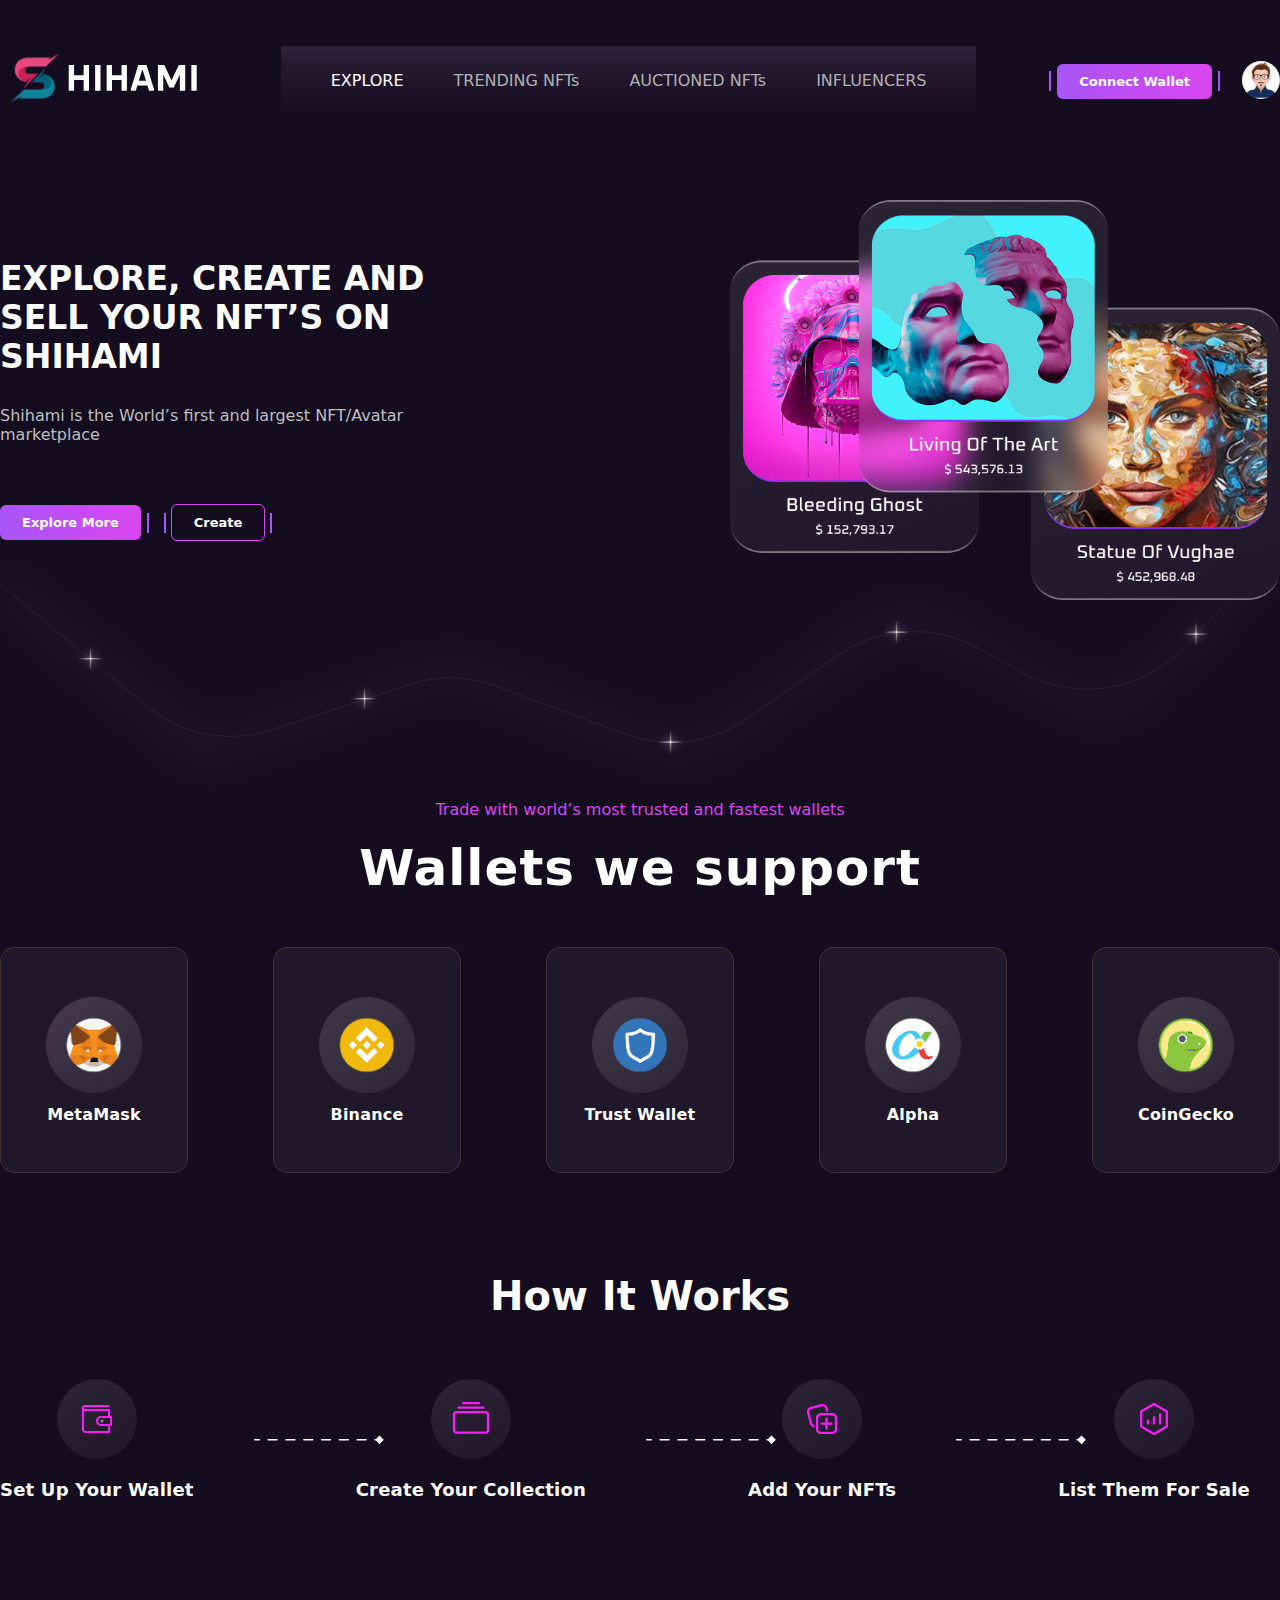
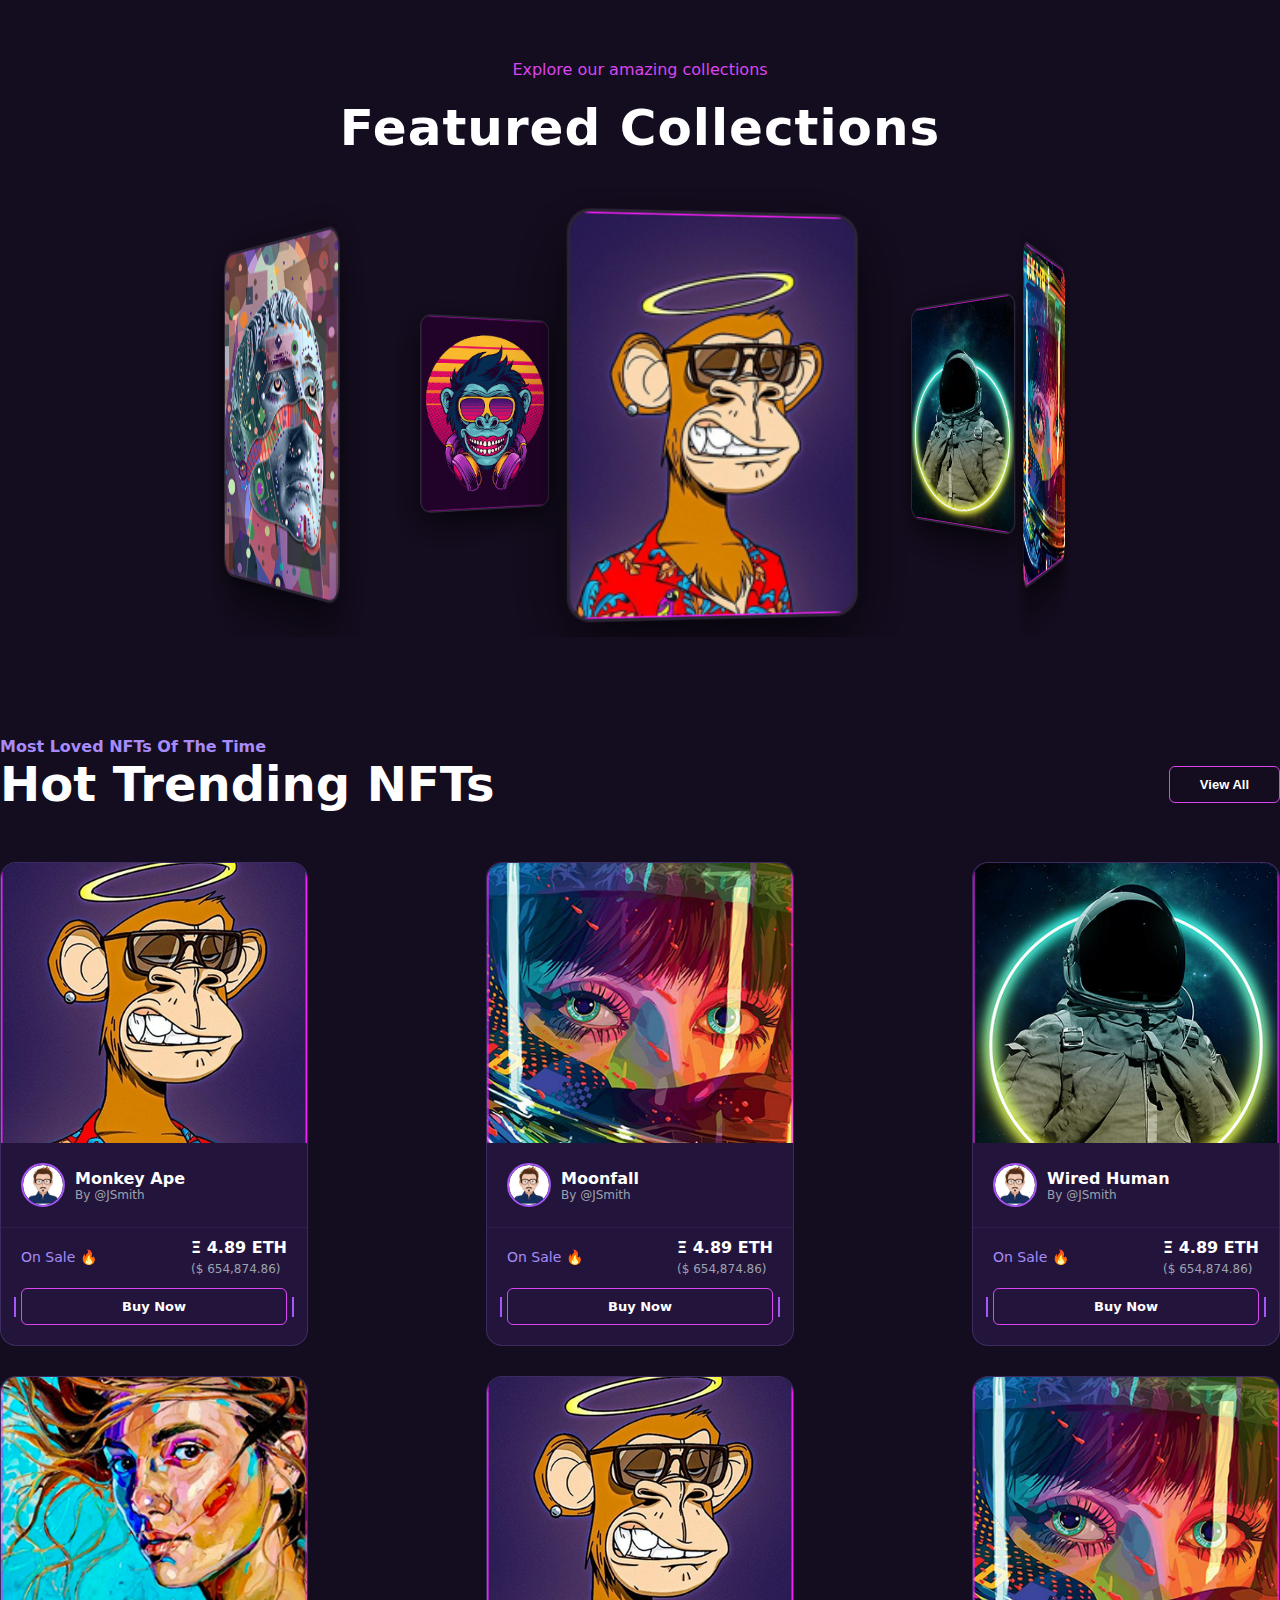
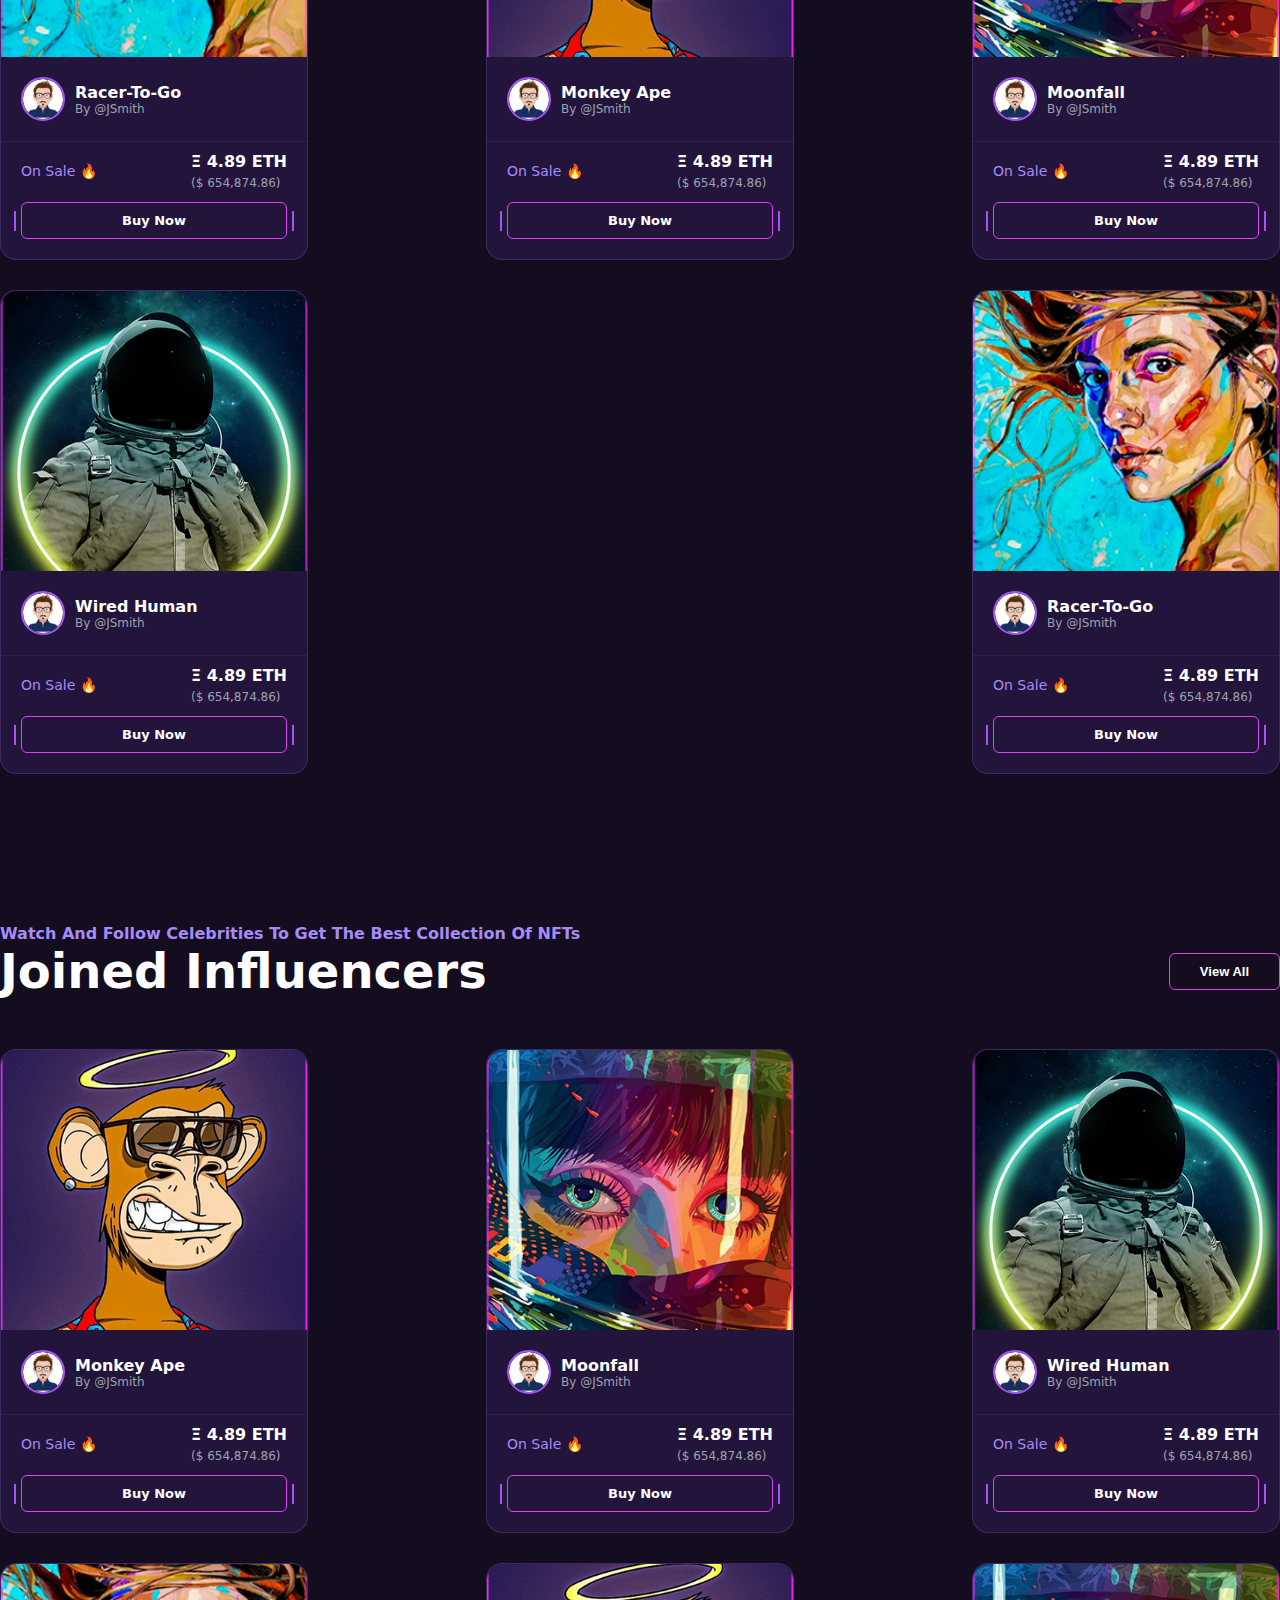
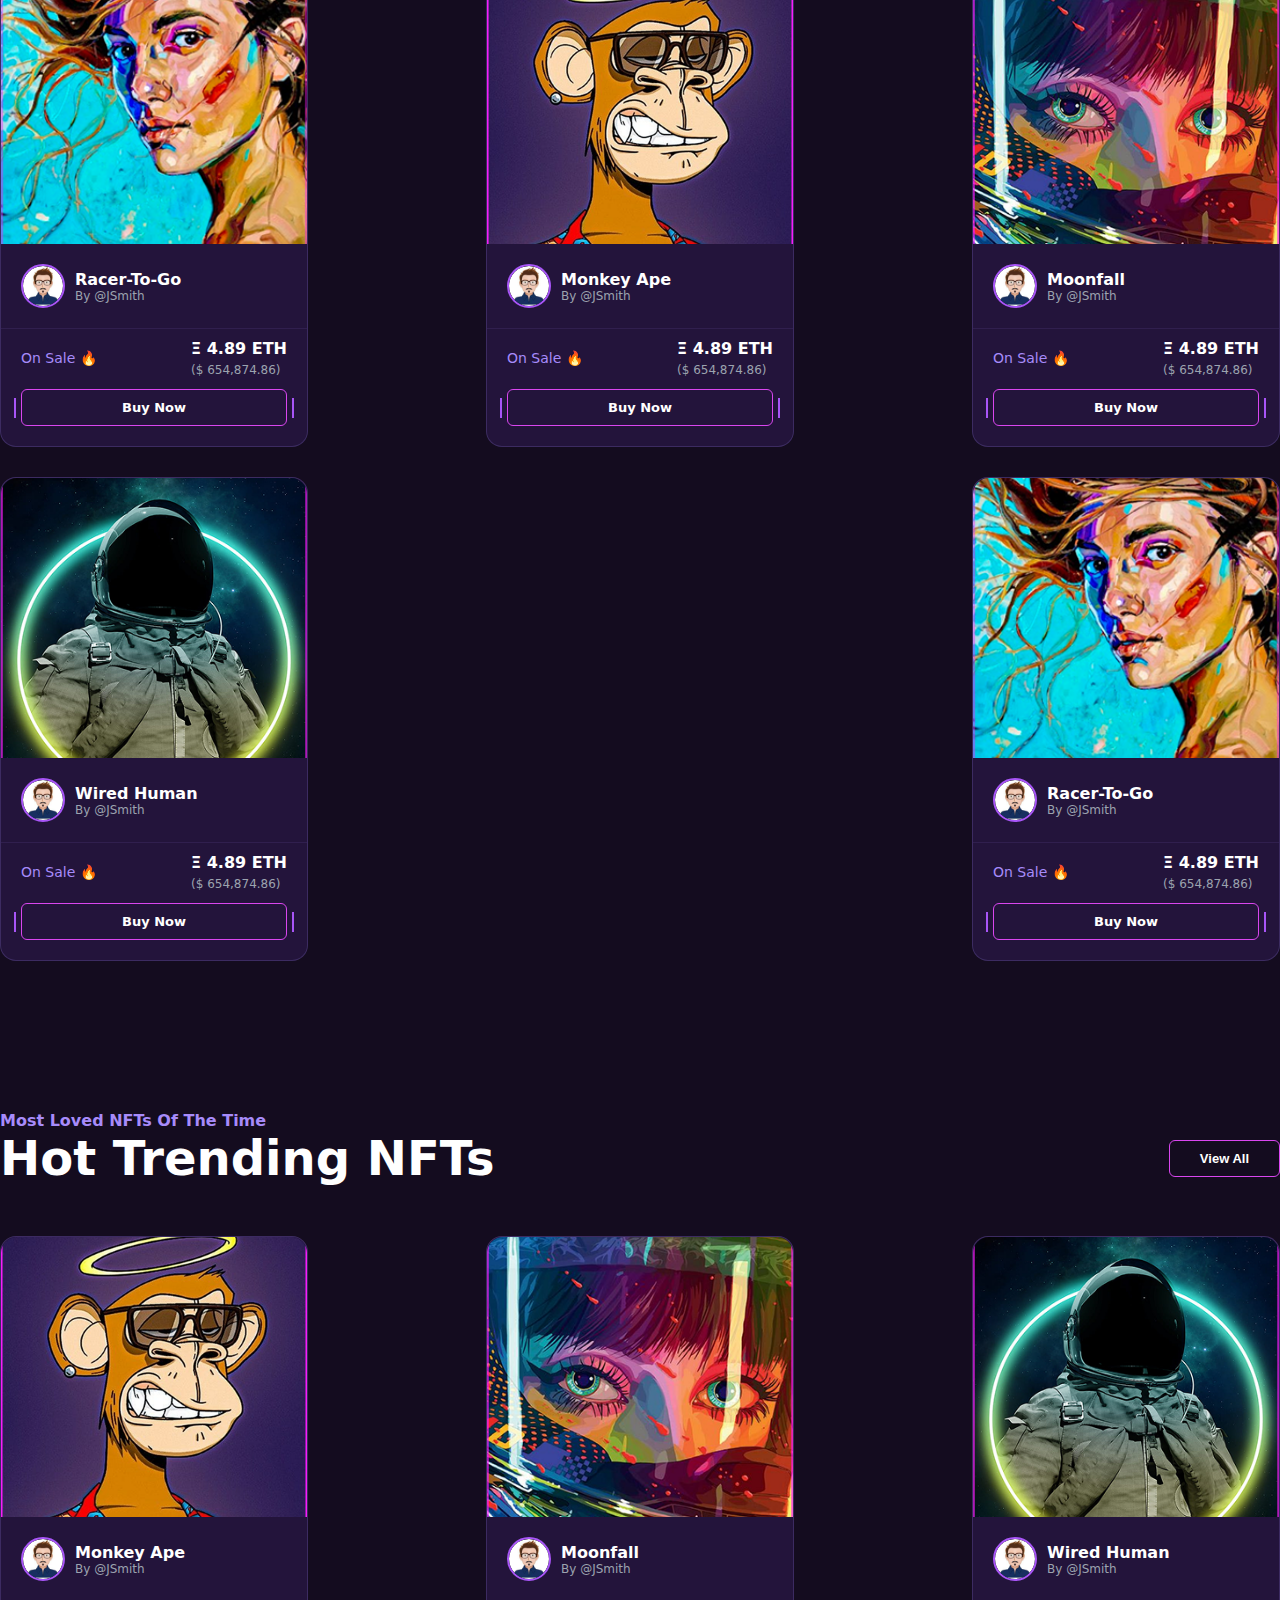
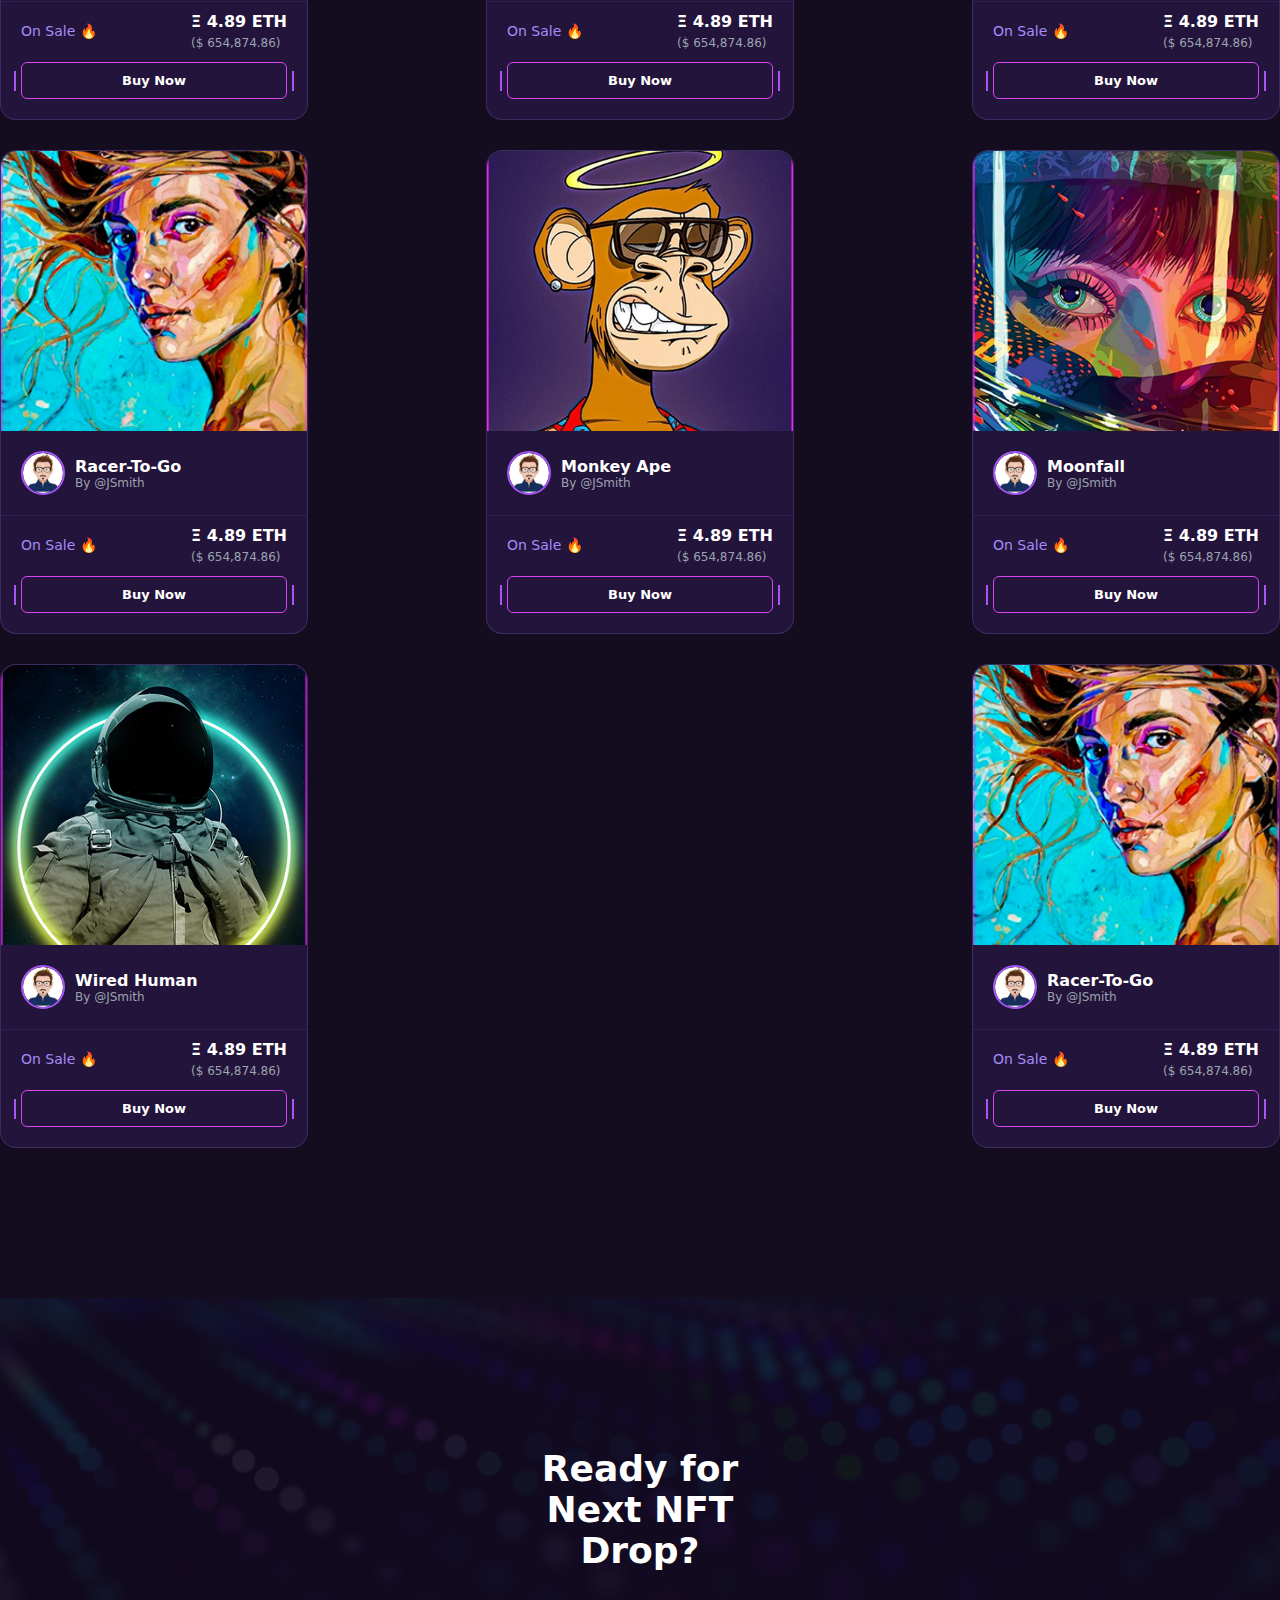
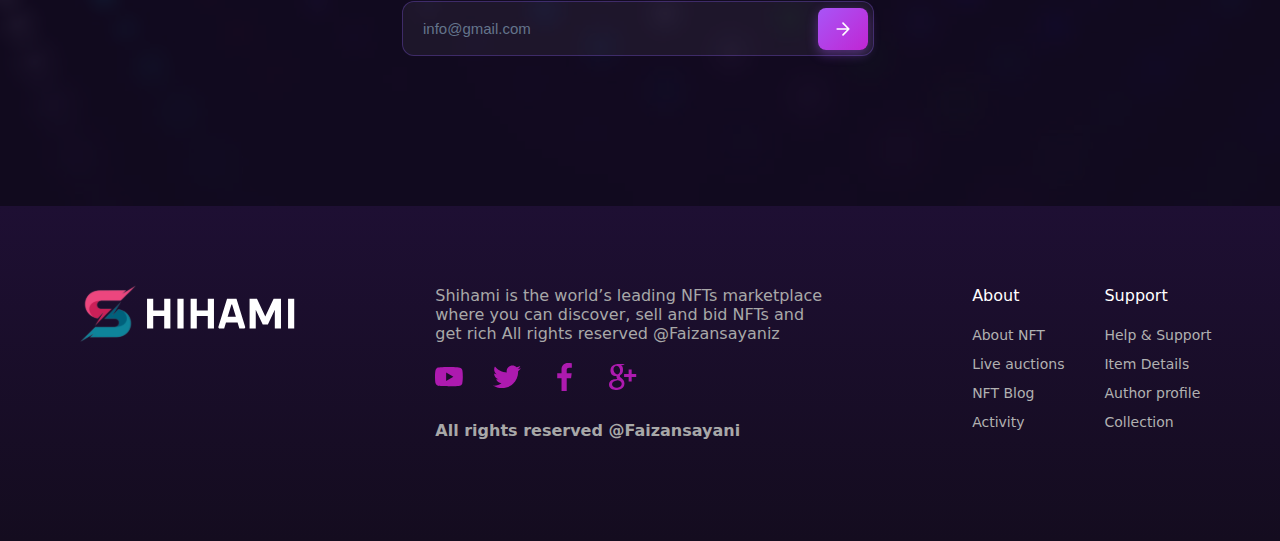
<file: index.html>
<!DOCTYPE html>
<html lang="en">

<head>
    <meta charset="UTF-8">
    <meta name="viewport" content="width=device-width, initial-scale=1.0">
    <title>SHIHAMI</title>
    <link rel="stylesheet" href="./css/main.css">
</head>

<body>
    <header class="head">
        <div class="container">
            <div class="head_inner">
                <div class="head_inner_left">
                    <a href="./index.html" class="head_inner_left_link">
                        <img src="./images/header/Logo.svg" alt="Logo of the site" class="head_inner_left_link_img">
                    </a>
                </div>
                <div class="head_inner_center">
                    <ul class="head_inner_center_list">
                        <li class="head_inner_center_list_item">
                            <a href="./index.html" class="head_inner_center_list_item_link_active">EXPLORE</a>
                        </li>
                        <li class="head_inner_center_list_item">
                            <a href="./trend.html" class="head_inner_center_list_item_link">TRENDING NFTs</a>
                        </li>
                        <li class="head_inner_center_list_item">
                            <a href="./auctioned.html" class="head_inner_center_list_item_link">AUCTIONED NFTs</a>
                        </li>
                        <li class="head_inner_center_list_item">
                            <a href="./influencer.html" class="head_inner_center_list_item_link">INFLUENCERS</a>
                        </li>
                    </ul>
                </div>
                <div class="head_inner_right">
                    <div class="head_inner_right_left">
                        <a href="./index.html" class="head_inner_right_left_link">Connect Wallet</a>
                    </div>
                    <div class="head_inner_right_right">
                        <img src="./images/header/Profile.svg" alt="Profile" class="head_inner_right_right_img">
                    </div>
                </div>
            </div>
        </div>
    </header>
    <main>
        <section class="explore">
            <div class="container">
                <div class="explore_inner">
                    <div class="explore_inner_left">
                        <h1 class="explore_inner_left_title">EXPLORE, CREATE AND SELL YOUR NFT’S ON SHIHAMI</h1>
                        <p class="explore_inner_left_text">Shihami is the World’s first and largest NFT/Avatar
                            marketplace</p>
                        <div class="explore_inner_left_box">
                            <a href="./index.html" class="explore_inner_left_box_left_link">Explore More</a>
                            <a href="./index.html" class="explore_inner_left_box_right_link">Create</a>
                        </div>
                    </div>
                    <div class="explore_inner_right">
                        <img class="explore_inner_right_img" src="./images/main/explore/Cards.png" alt="Cards">
                    </div>
                </div>
            </div>
        </section>
        <section class="wallet">
            <div class="container">
                <div class="wallet_inner">
                    <p class="wallet_inner_text">Trade with world’s most trusted and fastest wallets</p>
                    <h2 class="wallet_inner_title">Wallets we support</h2>
                    <ul class="wallet_inner_list">
                        <li class="wallet_inner_list_item">
                            <img src="./images/main/wallet/img-1.png" alt="MetaMask" class="wallet_inner_list_item_img">
                            <h3 class="wallet_inner_list_item_title">MetaMask</h3>
                        </li>
                        <li class="wallet_inner_list_item">
                            <img src="./images/main/wallet/img-5.png" alt="WalletConnect"
                                class="wallet_inner_list_item_img">
                            <h3 class="wallet_inner_list_item_title">Binance</h3>
                        </li>
                        <li class="wallet_inner_list_item">
                            <img src="./images/main/wallet/img-4.png" alt="Coinbase" class="wallet_inner_list_item_img">
                            <h3 class="wallet_inner_list_item_title">Trust Wallet</h3>
                        </li>
                        <li class="wallet_inner_list_item">
                            <img src="./images/main/wallet/img-3.png" alt="TrustWallet"
                                class="wallet_inner_list_item_img">
                            <h3 class="wallet_inner_list_item_title">Alpha</h3>
                        </li>
                        <li class="wallet_inner_list_item">
                            <img src="./images/main/wallet/img-2.png" alt="Formatic" class="wallet_inner_list_item_img">
                            <h3 class="wallet_inner_list_item_title">CoinGecko</h3>
                        </li>
                    </ul>
                </div>
            </div>
        </section>
        <section class="how">
            <div class="container">
                <div class="how_inner">
                    <div class="how_inner_top">
                        <h2 class="how_inner_top_title">How It Works</h2>
                    </div>
                    <div class="how_inner_bottom">
                        <ul class="how_inner_bottom_list">
                            <li class="how_inner_bottom_list_item">
                                <div class="how_inner_bottom_list_item_left">
                                    <img src="./images/main/how/img-1.svg" alt=""
                                        class="how_inner_bottom_list_item_img">
                                    <h3 class="how_inner_bottom_list_item_title">Set Up Your Wallet</h3>
                                </div>
                                <div class="how_inner_bottom_list_item_right">
                                    <img src="./images/main/how/line.svg" alt="---------">
                                </div>
                            </li>
                            <li class="how_inner_bottom_list_item">
                                <div class="how_inner_bottom_list_item_left">
                                    <img src="./images/main/how/img-2.svg" alt=""
                                        class="how_inner_bottom_list_item_img">
                                    <h3 class="how_inner_bottom_list_item_title">Create Your Collection</h3>
                                </div>
                                <div class="how_inner_bottom_list_item_right">
                                    <img src="./images/main/how/line.svg" alt="---------">
                                </div>
                            </li>
                            <li class="how_inner_bottom_list_item">
                                <div class="how_inner_bottom_list_item_left">
                                    <img src="./images/main/how/img-3.svg" alt=""
                                        class="how_inner_bottom_list_item_img">
                                    <h3 class="how_inner_bottom_list_item_title">Add Your NFTs</h3>
                                </div>
                                <div class="how_inner_bottom_list_item_right">
                                    <img src="./images/main/how/line.svg" alt="---------">
                                </div>
                            </li>
                            <li class="how_inner_bottom_list_item">
                                <div class="how_inner_bottom_list_item_left">
                                    <img src="./images/main/how/img-4.svg" alt=""
                                        class="how_inner_bottom_list_item_img">
                                    <h3 class="how_inner_bottom_list_item_title">List Them For Sale</h3>
                                </div>
                                <div class="how_inner_bottom_list_item_right">
                                    <!-- <img src="./images/main/how/line.svg" alt="---------"> -->
                                </div>
                            </li>
                        </ul>
                    </div>
                </div>
            </div>
        </section>
        <section class="collection">
            <div class="container">
                <div class="collection_inner">
                    <div class="collection_inner_top">
                        <p class="collection_inner_top_text">Explore our amazing collections</p>
                        <h2 class="collection_inner_top_title">Featured Collections</h2>
                    </div>
                    <div class="collection_inner_bottom">

                        <div class="carousel-container">
                            <div class="carousel" id="carousel">
                                <div class="carousel-item">
                                    <img src="./images/main/collection/img-1.png" alt="NFT Art 1">
                                </div>
                                <div class="carousel-item">
                                    <img src="./images/main/collection/img-2.png" alt="NFT Art 2">
                                </div>
                                <div class="carousel-item">
                                    <img src="./images/main/collection/img-3.png" alt="NFT Art 3">
                                </div>
                                <div class="carousel-item">
                                    <img src="./images/main/collection/img-4.png" alt="NFT Art 4">
                                </div>
                                <div class="carousel-item">
                                    <img src="./images/main/collection/img-5.png" alt="NFT Art 5">
                                </div>
                                <div class="carousel-item">
                                    <img src="./images/main/collection/img-6.png" alt="NFT Art 6">
                                </div>
                                <div class="carousel-item">
                                    <img src="./images/main/collection/img-7.png" alt="NFT Art 7">
                                </div>
                            </div>
                        </div>
                    </div>
                </div>
            </div>
        </section>
        <section class="trend">
            <div class="container">
                <div class="trend_inner">
                    <div class="trend_inner_top">
                        <div class="trend_inner_top_top">
                            <h3 class="trend_inner_top_top_title">Most Loved NFTs Of The Time</h3>
                        </div>
                        <div class="trend_inner_top_bottom">
                            <div class="trend_inner_top_bottom_left">
                                <h2 class="trend_inner_top_bottom_left_title">Hot Trending NFTs</h2>
                            </div>
                            <div class="trend_inner_top_bottom_right">
                                <button href="#" class="trend_inner_top_bottom_right_link">View All</button>
                            </div>
                        </div>
                    </div>
                    <div class="trend_inner_bottom">
                        <ul class="trend_inner_bottom_list">
                            <li class="trend_inner_bottom_list_item">
                                <div class="trend_inner_bottom_list_item_top">
                                    <img src="./images/main/collection/img-1.png" alt="Monkey Ape NFT"
                                        class="trend_inner_bottom_list_item_top_img">
                                </div>
                                <div class="trend_inner_bottom_list_item_center">
                                    <div class="trend_inner_bottom_list_item_center_left">
                                        <img src="./images/header/Profile.svg" alt="Icon"
                                            class="trend_inner_bottom_list_item_center_left_icon">
                                        <div>
                                            <div class="trend_inner_bottom_list_item_center_left_name">Monkey Ape</div>
                                            <div class="trend_inner_bottom_list_item_center_left_username">By @JSmith
                                            </div>
                                        </div>
                                    </div>
                                </div>
                                <div class="trend_inner_bottom_list_item_bottom">
                                    <div class="trend_inner_bottom_list_item_bottom_top">
                                        <div class="trend_inner_bottom_list_item_bottom_top_left">
                                            On Sale 🔥
                                        </div>
                                        <div class="trend_inner_bottom_list_item_bottom_top_right">
                                            <div class="trend_inner_bottom_list_item_bottom_top_right_top">Ξ 4.89 ETH
                                            </div>
                                            <div class="trend_inner_bottom_list_item_bottom_top_right_bottom">($
                                                654,874.86)</div>
                                        </div>
                                    </div>
                                    <div class="trend_inner_bottom_list_item_bottom_bottom">
                                        <a href="#" class="trend_inner_bottom_list_item_bottom_bottom_link">Buy Now</a>
                                    </div>
                                </div>
                            </li>

                            <li class="trend_inner_bottom_list_item">
                                <div class="trend_inner_bottom_list_item_top">
                                    <img src="./images/main/collection/img-2.png" alt="Moonfall NFT"
                                        class="trend_inner_bottom_list_item_top_img">
                                </div>
                                <div class="trend_inner_bottom_list_item_center">
                                    <div class="trend_inner_bottom_list_item_center_left">
                                        <img src="./images/header/Profile.svg" alt="Icon"
                                            class="trend_inner_bottom_list_item_center_left_icon">
                                        <div>
                                            <div class="trend_inner_bottom_list_item_center_left_name">Moonfall</div>
                                            <div class="trend_inner_bottom_list_item_center_left_username">By @JSmith
                                            </div>
                                        </div>
                                    </div>
                                </div>
                                <div class="trend_inner_bottom_list_item_bottom">
                                    <div class="trend_inner_bottom_list_item_bottom_top">
                                        <div class="trend_inner_bottom_list_item_bottom_top_left">
                                            On Sale 🔥
                                        </div>
                                        <div class="trend_inner_bottom_list_item_bottom_top_right">
                                            <div class="trend_inner_bottom_list_item_bottom_top_right_top">Ξ 4.89 ETH
                                            </div>
                                            <div class="trend_inner_bottom_list_item_bottom_top_right_bottom">($
                                                654,874.86)</div>
                                        </div>
                                    </div>
                                    <div class="trend_inner_bottom_list_item_bottom_bottom">
                                        <a href="#" class="trend_inner_bottom_list_item_bottom_bottom_link">Buy Now</a>
                                    </div>
                                </div>
                            </li>

                            <li class="trend_inner_bottom_list_item">
                                <div class="trend_inner_bottom_list_item_top">
                                    <img src="./images/main/collection/img-3.png" alt="Wired Human NFT"
                                        class="trend_inner_bottom_list_item_top_img">
                                </div>
                                <div class="trend_inner_bottom_list_item_center">
                                    <div class="trend_inner_bottom_list_item_center_left">
                                        <img src="./images/header/Profile.svg" alt="Icon"
                                            class="trend_inner_bottom_list_item_center_left_icon">
                                        <div>
                                            <div class="trend_inner_bottom_list_item_center_left_name">Wired Human</div>
                                            <div class="trend_inner_bottom_list_item_center_left_username">By @JSmith
                                            </div>
                                        </div>
                                    </div>
                                </div>
                                <div class="trend_inner_bottom_list_item_bottom">
                                    <div class="trend_inner_bottom_list_item_bottom_top">
                                        <div class="trend_inner_bottom_list_item_bottom_top_left">
                                            On Sale 🔥
                                        </div>
                                        <div class="trend_inner_bottom_list_item_bottom_top_right">
                                            <div class="trend_inner_bottom_list_item_bottom_top_right_top">Ξ 4.89 ETH
                                            </div>
                                            <div class="trend_inner_bottom_list_item_bottom_top_right_bottom">($
                                                654,874.86)</div>
                                        </div>
                                    </div>
                                    <div class="trend_inner_bottom_list_item_bottom_bottom">
                                        <a href="#" class="trend_inner_bottom_list_item_bottom_bottom_link">Buy Now</a>
                                    </div>
                                </div>
                            </li>

                            <li class="trend_inner_bottom_list_item">
                                <div class="trend_inner_bottom_list_item_top">
                                    <img src="./images/main/collection/img-4.png" alt="Racer-To-Go NFT"
                                        class="trend_inner_bottom_list_item_top_img">
                                </div>
                                <div class="trend_inner_bottom_list_item_center">
                                    <div class="trend_inner_bottom_list_item_center_left">
                                        <img src="./images/header/Profile.svg" alt="Icon"
                                            class="trend_inner_bottom_list_item_center_left_icon">
                                        <div>
                                            <div class="trend_inner_bottom_list_item_center_left_name">Racer-To-Go</div>
                                            <div class="trend_inner_bottom_list_item_center_left_username">By @JSmith
                                            </div>
                                        </div>
                                    </div>
                                </div>
                                <div class="trend_inner_bottom_list_item_bottom">
                                    <div class="trend_inner_bottom_list_item_bottom_top">
                                        <div class="trend_inner_bottom_list_item_bottom_top_left">
                                            On Sale 🔥
                                        </div>
                                        <div class="trend_inner_bottom_list_item_bottom_top_right">
                                            <div class="trend_inner_bottom_list_item_bottom_top_right_top">Ξ 4.89 ETH
                                            </div>
                                            <div class="trend_inner_bottom_list_item_bottom_top_right_bottom">($
                                                654,874.86)</div>
                                        </div>
                                    </div>
                                    <div class="trend_inner_bottom_list_item_bottom_bottom">
                                        <a href="#" class="trend_inner_bottom_list_item_bottom_bottom_link">Buy Now</a>
                                    </div>
                                </div>
                            </li>

                            <li class="trend_inner_bottom_list_item">
                                <div class="trend_inner_bottom_list_item_top">
                                    <img src="./images/main/collection/img-1.png" alt="Monkey Ape NFT"
                                        class="trend_inner_bottom_list_item_top_img">
                                </div>
                                <div class="trend_inner_bottom_list_item_center">
                                    <div class="trend_inner_bottom_list_item_center_left">
                                        <img src="./images/header/Profile.svg" alt="Icon"
                                            class="trend_inner_bottom_list_item_center_left_icon">
                                        <div>
                                            <div class="trend_inner_bottom_list_item_center_left_name">Monkey Ape</div>
                                            <div class="trend_inner_bottom_list_item_center_left_username">By @JSmith
                                            </div>
                                        </div>
                                    </div>
                                </div>
                                <div class="trend_inner_bottom_list_item_bottom">
                                    <div class="trend_inner_bottom_list_item_bottom_top">
                                        <div class="trend_inner_bottom_list_item_bottom_top_left">
                                            On Sale 🔥
                                        </div>
                                        <div class="trend_inner_bottom_list_item_bottom_top_right">
                                            <div class="trend_inner_bottom_list_item_bottom_top_right_top">Ξ 4.89 ETH
                                            </div>
                                            <div class="trend_inner_bottom_list_item_bottom_top_right_bottom">($
                                                654,874.86)</div>
                                        </div>
                                    </div>
                                    <div class="trend_inner_bottom_list_item_bottom_bottom">
                                        <a href="#" class="trend_inner_bottom_list_item_bottom_bottom_link">Buy Now</a>
                                    </div>
                                </div>
                            </li>

                            <li class="trend_inner_bottom_list_item">
                                <div class="trend_inner_bottom_list_item_top">
                                    <img src="./images/main/collection/img-2.png" alt="Moonfall NFT"
                                        class="trend_inner_bottom_list_item_top_img">
                                </div>
                                <div class="trend_inner_bottom_list_item_center">
                                    <div class="trend_inner_bottom_list_item_center_left">
                                        <img src="./images/header/Profile.svg" alt="Icon"
                                            class="trend_inner_bottom_list_item_center_left_icon">
                                        <div>
                                            <div class="trend_inner_bottom_list_item_center_left_name">Moonfall</div>
                                            <div class="trend_inner_bottom_list_item_center_left_username">By @JSmith
                                            </div>
                                        </div>
                                    </div>
                                </div>
                                <div class="trend_inner_bottom_list_item_bottom">
                                    <div class="trend_inner_bottom_list_item_bottom_top">
                                        <div class="trend_inner_bottom_list_item_bottom_top_left">
                                            On Sale 🔥
                                        </div>
                                        <div class="trend_inner_bottom_list_item_bottom_top_right">
                                            <div class="trend_inner_bottom_list_item_bottom_top_right_top">Ξ 4.89 ETH
                                            </div>
                                            <div class="trend_inner_bottom_list_item_bottom_top_right_bottom">($
                                                654,874.86)</div>
                                        </div>
                                    </div>
                                    <div class="trend_inner_bottom_list_item_bottom_bottom">
                                        <a href="#" class="trend_inner_bottom_list_item_bottom_bottom_link">Buy Now</a>
                                    </div>
                                </div>
                            </li>

                            <li class="trend_inner_bottom_list_item">
                                <div class="trend_inner_bottom_list_item_top">
                                    <img src="./images/main/collection/img-3.png" alt="Wired Human NFT"
                                        class="trend_inner_bottom_list_item_top_img">
                                </div>
                                <div class="trend_inner_bottom_list_item_center">
                                    <div class="trend_inner_bottom_list_item_center_left">
                                        <img src="./images/header/Profile.svg" alt="Icon"
                                            class="trend_inner_bottom_list_item_center_left_icon">
                                        <div>
                                            <div class="trend_inner_bottom_list_item_center_left_name">Wired Human</div>
                                            <div class="trend_inner_bottom_list_item_center_left_username">By @JSmith
                                            </div>
                                        </div>
                                    </div>
                                </div>
                                <div class="trend_inner_bottom_list_item_bottom">
                                    <div class="trend_inner_bottom_list_item_bottom_top">
                                        <div class="trend_inner_bottom_list_item_bottom_top_left">
                                            On Sale 🔥
                                        </div>
                                        <div class="trend_inner_bottom_list_item_bottom_top_right">
                                            <div class="trend_inner_bottom_list_item_bottom_top_right_top">Ξ 4.89 ETH
                                            </div>
                                            <div class="trend_inner_bottom_list_item_bottom_top_right_bottom">($
                                                654,874.86)</div>
                                        </div>
                                    </div>
                                    <div class="trend_inner_bottom_list_item_bottom_bottom">
                                        <a href="#" class="trend_inner_bottom_list_item_bottom_bottom_link">Buy Now</a>
                                    </div>
                                </div>
                            </li>

                            <li class="trend_inner_bottom_list_item">
                                <div class="trend_inner_bottom_list_item_top">
                                    <img src="./images/main/collection/img-4.png" alt="Racer-To-Go NFT"
                                        class="trend_inner_bottom_list_item_top_img">
                                </div>
                                <div class="trend_inner_bottom_list_item_center">
                                    <div class="trend_inner_bottom_list_item_center_left">
                                        <img src="./images/header/Profile.svg" alt="Icon"
                                            class="trend_inner_bottom_list_item_center_left_icon">
                                        <div>
                                            <div class="trend_inner_bottom_list_item_center_left_name">Racer-To-Go</div>
                                            <div class="trend_inner_bottom_list_item_center_left_username">By @JSmith
                                            </div>
                                        </div>
                                    </div>
                                </div>
                                <div class="trend_inner_bottom_list_item_bottom">
                                    <div class="trend_inner_bottom_list_item_bottom_top">
                                        <div class="trend_inner_bottom_list_item_bottom_top_left">
                                            On Sale 🔥
                                        </div>
                                        <div class="trend_inner_bottom_list_item_bottom_top_right">
                                            <div class="trend_inner_bottom_list_item_bottom_top_right_top">Ξ 4.89 ETH
                                            </div>
                                            <div class="trend_inner_bottom_list_item_bottom_top_right_bottom">($
                                                654,874.86)</div>
                                        </div>
                                    </div>
                                    <div class="trend_inner_bottom_list_item_bottom_bottom">
                                        <a href="#" class="trend_inner_bottom_list_item_bottom_bottom_link">Buy Now</a>
                                    </div>
                                </div>
                            </li>
                        </ul>
                    </div>
                </div>
            </div>
        </section>
        <section class="trend">
            <div class="container">
                <div class="trend_inner">
                    <div class="trend_inner_top">
                        <div class="trend_inner_top_top">
                            <h3 class="trend_inner_top_top_title">Watch And Follow Celebrities To Get The Best
                                Collection Of NFTs</h3>
                        </div>
                        <div class="trend_inner_top_bottom">
                            <div class="trend_inner_top_bottom_left">
                                <h2 class="trend_inner_top_bottom_left_title">Joined Influencers</h2>
                            </div>
                            <div class="trend_inner_top_bottom_right">
                                <button href="#" class="trend_inner_top_bottom_right_link">View All</button>
                            </div>
                        </div>
                    </div>
                    <div class="trend_inner_bottom">
                        <ul class="trend_inner_bottom_list">
                            <li class="trend_inner_bottom_list_item">
                                <div class="trend_inner_bottom_list_item_top">
                                    <img src="./images/main/collection/img-1.png" alt="Monkey Ape NFT"
                                        class="trend_inner_bottom_list_item_top_img">
                                </div>
                                <div class="trend_inner_bottom_list_item_center">
                                    <div class="trend_inner_bottom_list_item_center_left">
                                        <img src="./images/header/Profile.svg" alt="Icon"
                                            class="trend_inner_bottom_list_item_center_left_icon">
                                        <div>
                                            <div class="trend_inner_bottom_list_item_center_left_name">Monkey Ape</div>
                                            <div class="trend_inner_bottom_list_item_center_left_username">By @JSmith
                                            </div>
                                        </div>
                                    </div>
                                </div>
                                <div class="trend_inner_bottom_list_item_bottom">
                                    <div class="trend_inner_bottom_list_item_bottom_top">
                                        <div class="trend_inner_bottom_list_item_bottom_top_left">
                                            On Sale 🔥
                                        </div>
                                        <div class="trend_inner_bottom_list_item_bottom_top_right">
                                            <div class="trend_inner_bottom_list_item_bottom_top_right_top">Ξ 4.89 ETH
                                            </div>
                                            <div class="trend_inner_bottom_list_item_bottom_top_right_bottom">($
                                                654,874.86)</div>
                                        </div>
                                    </div>
                                    <div class="trend_inner_bottom_list_item_bottom_bottom">
                                        <a href="#" class="trend_inner_bottom_list_item_bottom_bottom_link">Buy Now</a>
                                    </div>
                                </div>
                            </li>

                            <li class="trend_inner_bottom_list_item">
                                <div class="trend_inner_bottom_list_item_top">
                                    <img src="./images/main/collection/img-2.png" alt="Moonfall NFT"
                                        class="trend_inner_bottom_list_item_top_img">
                                </div>
                                <div class="trend_inner_bottom_list_item_center">
                                    <div class="trend_inner_bottom_list_item_center_left">
                                        <img src="./images/header/Profile.svg" alt="Icon"
                                            class="trend_inner_bottom_list_item_center_left_icon">
                                        <div>
                                            <div class="trend_inner_bottom_list_item_center_left_name">Moonfall</div>
                                            <div class="trend_inner_bottom_list_item_center_left_username">By @JSmith
                                            </div>
                                        </div>
                                    </div>
                                </div>
                                <div class="trend_inner_bottom_list_item_bottom">
                                    <div class="trend_inner_bottom_list_item_bottom_top">
                                        <div class="trend_inner_bottom_list_item_bottom_top_left">
                                            On Sale 🔥
                                        </div>
                                        <div class="trend_inner_bottom_list_item_bottom_top_right">
                                            <div class="trend_inner_bottom_list_item_bottom_top_right_top">Ξ 4.89 ETH
                                            </div>
                                            <div class="trend_inner_bottom_list_item_bottom_top_right_bottom">($
                                                654,874.86)</div>
                                        </div>
                                    </div>
                                    <div class="trend_inner_bottom_list_item_bottom_bottom">
                                        <a href="#" class="trend_inner_bottom_list_item_bottom_bottom_link">Buy Now</a>
                                    </div>
                                </div>
                            </li>

                            <li class="trend_inner_bottom_list_item">
                                <div class="trend_inner_bottom_list_item_top">
                                    <img src="./images/main/collection/img-3.png" alt="Wired Human NFT"
                                        class="trend_inner_bottom_list_item_top_img">
                                </div>
                                <div class="trend_inner_bottom_list_item_center">
                                    <div class="trend_inner_bottom_list_item_center_left">
                                        <img src="./images/header/Profile.svg" alt="Icon"
                                            class="trend_inner_bottom_list_item_center_left_icon">
                                        <div>
                                            <div class="trend_inner_bottom_list_item_center_left_name">Wired Human</div>
                                            <div class="trend_inner_bottom_list_item_center_left_username">By @JSmith
                                            </div>
                                        </div>
                                    </div>
                                </div>
                                <div class="trend_inner_bottom_list_item_bottom">
                                    <div class="trend_inner_bottom_list_item_bottom_top">
                                        <div class="trend_inner_bottom_list_item_bottom_top_left">
                                            On Sale 🔥
                                        </div>
                                        <div class="trend_inner_bottom_list_item_bottom_top_right">
                                            <div class="trend_inner_bottom_list_item_bottom_top_right_top">Ξ 4.89 ETH
                                            </div>
                                            <div class="trend_inner_bottom_list_item_bottom_top_right_bottom">($
                                                654,874.86)</div>
                                        </div>
                                    </div>
                                    <div class="trend_inner_bottom_list_item_bottom_bottom">
                                        <a href="#" class="trend_inner_bottom_list_item_bottom_bottom_link">Buy Now</a>
                                    </div>
                                </div>
                            </li>

                            <li class="trend_inner_bottom_list_item">
                                <div class="trend_inner_bottom_list_item_top">
                                    <img src="./images/main/collection/img-4.png" alt="Racer-To-Go NFT"
                                        class="trend_inner_bottom_list_item_top_img">
                                </div>
                                <div class="trend_inner_bottom_list_item_center">
                                    <div class="trend_inner_bottom_list_item_center_left">
                                        <img src="./images/header/Profile.svg" alt="Icon"
                                            class="trend_inner_bottom_list_item_center_left_icon">
                                        <div>
                                            <div class="trend_inner_bottom_list_item_center_left_name">Racer-To-Go</div>
                                            <div class="trend_inner_bottom_list_item_center_left_username">By @JSmith
                                            </div>
                                        </div>
                                    </div>
                                </div>
                                <div class="trend_inner_bottom_list_item_bottom">
                                    <div class="trend_inner_bottom_list_item_bottom_top">
                                        <div class="trend_inner_bottom_list_item_bottom_top_left">
                                            On Sale 🔥
                                        </div>
                                        <div class="trend_inner_bottom_list_item_bottom_top_right">
                                            <div class="trend_inner_bottom_list_item_bottom_top_right_top">Ξ 4.89 ETH
                                            </div>
                                            <div class="trend_inner_bottom_list_item_bottom_top_right_bottom">($
                                                654,874.86)</div>
                                        </div>
                                    </div>
                                    <div class="trend_inner_bottom_list_item_bottom_bottom">
                                        <a href="#" class="trend_inner_bottom_list_item_bottom_bottom_link">Buy Now</a>
                                    </div>
                                </div>
                            </li>

                            <li class="trend_inner_bottom_list_item">
                                <div class="trend_inner_bottom_list_item_top">
                                    <img src="./images/main/collection/img-1.png" alt="Monkey Ape NFT"
                                        class="trend_inner_bottom_list_item_top_img">
                                </div>
                                <div class="trend_inner_bottom_list_item_center">
                                    <div class="trend_inner_bottom_list_item_center_left">
                                        <img src="./images/header/Profile.svg" alt="Icon"
                                            class="trend_inner_bottom_list_item_center_left_icon">
                                        <div>
                                            <div class="trend_inner_bottom_list_item_center_left_name">Monkey Ape</div>
                                            <div class="trend_inner_bottom_list_item_center_left_username">By @JSmith
                                            </div>
                                        </div>
                                    </div>
                                </div>
                                <div class="trend_inner_bottom_list_item_bottom">
                                    <div class="trend_inner_bottom_list_item_bottom_top">
                                        <div class="trend_inner_bottom_list_item_bottom_top_left">
                                            On Sale 🔥
                                        </div>
                                        <div class="trend_inner_bottom_list_item_bottom_top_right">
                                            <div class="trend_inner_bottom_list_item_bottom_top_right_top">Ξ 4.89 ETH
                                            </div>
                                            <div class="trend_inner_bottom_list_item_bottom_top_right_bottom">($
                                                654,874.86)</div>
                                        </div>
                                    </div>
                                    <div class="trend_inner_bottom_list_item_bottom_bottom">
                                        <a href="#" class="trend_inner_bottom_list_item_bottom_bottom_link">Buy Now</a>
                                    </div>
                                </div>
                            </li>

                            <li class="trend_inner_bottom_list_item">
                                <div class="trend_inner_bottom_list_item_top">
                                    <img src="./images/main/collection/img-2.png" alt="Moonfall NFT"
                                        class="trend_inner_bottom_list_item_top_img">
                                </div>
                                <div class="trend_inner_bottom_list_item_center">
                                    <div class="trend_inner_bottom_list_item_center_left">
                                        <img src="./images/header/Profile.svg" alt="Icon"
                                            class="trend_inner_bottom_list_item_center_left_icon">
                                        <div>
                                            <div class="trend_inner_bottom_list_item_center_left_name">Moonfall</div>
                                            <div class="trend_inner_bottom_list_item_center_left_username">By @JSmith
                                            </div>
                                        </div>
                                    </div>
                                </div>
                                <div class="trend_inner_bottom_list_item_bottom">
                                    <div class="trend_inner_bottom_list_item_bottom_top">
                                        <div class="trend_inner_bottom_list_item_bottom_top_left">
                                            On Sale 🔥
                                        </div>
                                        <div class="trend_inner_bottom_list_item_bottom_top_right">
                                            <div class="trend_inner_bottom_list_item_bottom_top_right_top">Ξ 4.89 ETH
                                            </div>
                                            <div class="trend_inner_bottom_list_item_bottom_top_right_bottom">($
                                                654,874.86)</div>
                                        </div>
                                    </div>
                                    <div class="trend_inner_bottom_list_item_bottom_bottom">
                                        <a href="#" class="trend_inner_bottom_list_item_bottom_bottom_link">Buy Now</a>
                                    </div>
                                </div>
                            </li>

                            <li class="trend_inner_bottom_list_item">
                                <div class="trend_inner_bottom_list_item_top">
                                    <img src="./images/main/collection/img-3.png" alt="Wired Human NFT"
                                        class="trend_inner_bottom_list_item_top_img">
                                </div>
                                <div class="trend_inner_bottom_list_item_center">
                                    <div class="trend_inner_bottom_list_item_center_left">
                                        <img src="./images/header/Profile.svg" alt="Icon"
                                            class="trend_inner_bottom_list_item_center_left_icon">
                                        <div>
                                            <div class="trend_inner_bottom_list_item_center_left_name">Wired Human</div>
                                            <div class="trend_inner_bottom_list_item_center_left_username">By @JSmith
                                            </div>
                                        </div>
                                    </div>
                                </div>
                                <div class="trend_inner_bottom_list_item_bottom">
                                    <div class="trend_inner_bottom_list_item_bottom_top">
                                        <div class="trend_inner_bottom_list_item_bottom_top_left">
                                            On Sale 🔥
                                        </div>
                                        <div class="trend_inner_bottom_list_item_bottom_top_right">
                                            <div class="trend_inner_bottom_list_item_bottom_top_right_top">Ξ 4.89 ETH
                                            </div>
                                            <div class="trend_inner_bottom_list_item_bottom_top_right_bottom">($
                                                654,874.86)</div>
                                        </div>
                                    </div>
                                    <div class="trend_inner_bottom_list_item_bottom_bottom">
                                        <a href="#" class="trend_inner_bottom_list_item_bottom_bottom_link">Buy Now</a>
                                    </div>
                                </div>
                            </li>

                            <li class="trend_inner_bottom_list_item">
                                <div class="trend_inner_bottom_list_item_top">
                                    <img src="./images/main/collection/img-4.png" alt="Racer-To-Go NFT"
                                        class="trend_inner_bottom_list_item_top_img">
                                </div>
                                <div class="trend_inner_bottom_list_item_center">
                                    <div class="trend_inner_bottom_list_item_center_left">
                                        <img src="./images/header/Profile.svg" alt="Icon"
                                            class="trend_inner_bottom_list_item_center_left_icon">
                                        <div>
                                            <div class="trend_inner_bottom_list_item_center_left_name">Racer-To-Go</div>
                                            <div class="trend_inner_bottom_list_item_center_left_username">By @JSmith
                                            </div>
                                        </div>
                                    </div>
                                </div>
                                <div class="trend_inner_bottom_list_item_bottom">
                                    <div class="trend_inner_bottom_list_item_bottom_top">
                                        <div class="trend_inner_bottom_list_item_bottom_top_left">
                                            On Sale 🔥
                                        </div>
                                        <div class="trend_inner_bottom_list_item_bottom_top_right">
                                            <div class="trend_inner_bottom_list_item_bottom_top_right_top">Ξ 4.89 ETH
                                            </div>
                                            <div class="trend_inner_bottom_list_item_bottom_top_right_bottom">($
                                                654,874.86)</div>
                                        </div>
                                    </div>
                                    <div class="trend_inner_bottom_list_item_bottom_bottom">
                                        <a href="#" class="trend_inner_bottom_list_item_bottom_bottom_link">Buy Now</a>
                                    </div>
                                </div>
                            </li>
                        </ul>
                    </div>
                </div>
            </div>
        </section>
        <section class="trend">
            <div class="container">
                <div class="trend_inner">
                    <div class="trend_inner_top">
                        <div class="trend_inner_top_top">
                            <h3 class="trend_inner_top_top_title">Most Loved NFTs Of The Time</h3>
                        </div>
                        <div class="trend_inner_top_bottom">
                            <div class="trend_inner_top_bottom_left">
                                <h2 class="trend_inner_top_bottom_left_title">Hot Trending NFTs</h2>
                            </div>
                            <div class="trend_inner_top_bottom_right">
                                <button href="#" class="trend_inner_top_bottom_right_link">View All</button>
                            </div>
                        </div>
                    </div>
                    <div class="trend_inner_bottom">
                        <ul class="trend_inner_bottom_list">
                            <li class="trend_inner_bottom_list_item">
                                <div class="trend_inner_bottom_list_item_top">
                                    <img src="./images/main/collection/img-1.png" alt="Monkey Ape NFT"
                                        class="trend_inner_bottom_list_item_top_img">
                                </div>
                                <div class="trend_inner_bottom_list_item_center">
                                    <div class="trend_inner_bottom_list_item_center_left">
                                        <img src="./images/header/Profile.svg" alt="Icon"
                                            class="trend_inner_bottom_list_item_center_left_icon">
                                        <div>
                                            <div class="trend_inner_bottom_list_item_center_left_name">Monkey Ape</div>
                                            <div class="trend_inner_bottom_list_item_center_left_username">By @JSmith
                                            </div>
                                        </div>
                                    </div>
                                </div>
                                <div class="trend_inner_bottom_list_item_bottom">
                                    <div class="trend_inner_bottom_list_item_bottom_top">
                                        <div class="trend_inner_bottom_list_item_bottom_top_left">
                                            On Sale 🔥
                                        </div>
                                        <div class="trend_inner_bottom_list_item_bottom_top_right">
                                            <div class="trend_inner_bottom_list_item_bottom_top_right_top">Ξ 4.89 ETH
                                            </div>
                                            <div class="trend_inner_bottom_list_item_bottom_top_right_bottom">($
                                                654,874.86)</div>
                                        </div>
                                    </div>
                                    <div class="trend_inner_bottom_list_item_bottom_bottom">
                                        <a href="#" class="trend_inner_bottom_list_item_bottom_bottom_link">Buy Now</a>
                                    </div>
                                </div>
                            </li>

                            <li class="trend_inner_bottom_list_item">
                                <div class="trend_inner_bottom_list_item_top">
                                    <img src="./images/main/collection/img-2.png" alt="Moonfall NFT"
                                        class="trend_inner_bottom_list_item_top_img">
                                </div>
                                <div class="trend_inner_bottom_list_item_center">
                                    <div class="trend_inner_bottom_list_item_center_left">
                                        <img src="./images/header/Profile.svg" alt="Icon"
                                            class="trend_inner_bottom_list_item_center_left_icon">
                                        <div>
                                            <div class="trend_inner_bottom_list_item_center_left_name">Moonfall</div>
                                            <div class="trend_inner_bottom_list_item_center_left_username">By @JSmith
                                            </div>
                                        </div>
                                    </div>
                                </div>
                                <div class="trend_inner_bottom_list_item_bottom">
                                    <div class="trend_inner_bottom_list_item_bottom_top">
                                        <div class="trend_inner_bottom_list_item_bottom_top_left">
                                            On Sale 🔥
                                        </div>
                                        <div class="trend_inner_bottom_list_item_bottom_top_right">
                                            <div class="trend_inner_bottom_list_item_bottom_top_right_top">Ξ 4.89 ETH
                                            </div>
                                            <div class="trend_inner_bottom_list_item_bottom_top_right_bottom">($
                                                654,874.86)</div>
                                        </div>
                                    </div>
                                    <div class="trend_inner_bottom_list_item_bottom_bottom">
                                        <a href="#" class="trend_inner_bottom_list_item_bottom_bottom_link">Buy Now</a>
                                    </div>
                                </div>
                            </li>

                            <li class="trend_inner_bottom_list_item">
                                <div class="trend_inner_bottom_list_item_top">
                                    <img src="./images/main/collection/img-3.png" alt="Wired Human NFT"
                                        class="trend_inner_bottom_list_item_top_img">
                                </div>
                                <div class="trend_inner_bottom_list_item_center">
                                    <div class="trend_inner_bottom_list_item_center_left">
                                        <img src="./images/header/Profile.svg" alt="Icon"
                                            class="trend_inner_bottom_list_item_center_left_icon">
                                        <div>
                                            <div class="trend_inner_bottom_list_item_center_left_name">Wired Human</div>
                                            <div class="trend_inner_bottom_list_item_center_left_username">By @JSmith
                                            </div>
                                        </div>
                                    </div>
                                </div>
                                <div class="trend_inner_bottom_list_item_bottom">
                                    <div class="trend_inner_bottom_list_item_bottom_top">
                                        <div class="trend_inner_bottom_list_item_bottom_top_left">
                                            On Sale 🔥
                                        </div>
                                        <div class="trend_inner_bottom_list_item_bottom_top_right">
                                            <div class="trend_inner_bottom_list_item_bottom_top_right_top">Ξ 4.89 ETH
                                            </div>
                                            <div class="trend_inner_bottom_list_item_bottom_top_right_bottom">($
                                                654,874.86)</div>
                                        </div>
                                    </div>
                                    <div class="trend_inner_bottom_list_item_bottom_bottom">
                                        <a href="#" class="trend_inner_bottom_list_item_bottom_bottom_link">Buy Now</a>
                                    </div>
                                </div>
                            </li>

                            <li class="trend_inner_bottom_list_item">
                                <div class="trend_inner_bottom_list_item_top">
                                    <img src="./images/main/collection/img-4.png" alt="Racer-To-Go NFT"
                                        class="trend_inner_bottom_list_item_top_img">
                                </div>
                                <div class="trend_inner_bottom_list_item_center">
                                    <div class="trend_inner_bottom_list_item_center_left">
                                        <img src="./images/header/Profile.svg" alt="Icon"
                                            class="trend_inner_bottom_list_item_center_left_icon">
                                        <div>
                                            <div class="trend_inner_bottom_list_item_center_left_name">Racer-To-Go</div>
                                            <div class="trend_inner_bottom_list_item_center_left_username">By @JSmith
                                            </div>
                                        </div>
                                    </div>
                                </div>
                                <div class="trend_inner_bottom_list_item_bottom">
                                    <div class="trend_inner_bottom_list_item_bottom_top">
                                        <div class="trend_inner_bottom_list_item_bottom_top_left">
                                            On Sale 🔥
                                        </div>
                                        <div class="trend_inner_bottom_list_item_bottom_top_right">
                                            <div class="trend_inner_bottom_list_item_bottom_top_right_top">Ξ 4.89 ETH
                                            </div>
                                            <div class="trend_inner_bottom_list_item_bottom_top_right_bottom">($
                                                654,874.86)</div>
                                        </div>
                                    </div>
                                    <div class="trend_inner_bottom_list_item_bottom_bottom">
                                        <a href="#" class="trend_inner_bottom_list_item_bottom_bottom_link">Buy Now</a>
                                    </div>
                                </div>
                            </li>

                            <li class="trend_inner_bottom_list_item">
                                <div class="trend_inner_bottom_list_item_top">
                                    <img src="./images/main/collection/img-1.png" alt="Monkey Ape NFT"
                                        class="trend_inner_bottom_list_item_top_img">
                                </div>
                                <div class="trend_inner_bottom_list_item_center">
                                    <div class="trend_inner_bottom_list_item_center_left">
                                        <img src="./images/header/Profile.svg" alt="Icon"
                                            class="trend_inner_bottom_list_item_center_left_icon">
                                        <div>
                                            <div class="trend_inner_bottom_list_item_center_left_name">Monkey Ape</div>
                                            <div class="trend_inner_bottom_list_item_center_left_username">By @JSmith
                                            </div>
                                        </div>
                                    </div>
                                </div>
                                <div class="trend_inner_bottom_list_item_bottom">
                                    <div class="trend_inner_bottom_list_item_bottom_top">
                                        <div class="trend_inner_bottom_list_item_bottom_top_left">
                                            On Sale 🔥
                                        </div>
                                        <div class="trend_inner_bottom_list_item_bottom_top_right">
                                            <div class="trend_inner_bottom_list_item_bottom_top_right_top">Ξ 4.89 ETH
                                            </div>
                                            <div class="trend_inner_bottom_list_item_bottom_top_right_bottom">($
                                                654,874.86)</div>
                                        </div>
                                    </div>
                                    <div class="trend_inner_bottom_list_item_bottom_bottom">
                                        <a href="#" class="trend_inner_bottom_list_item_bottom_bottom_link">Buy Now</a>
                                    </div>
                                </div>
                            </li>

                            <li class="trend_inner_bottom_list_item">
                                <div class="trend_inner_bottom_list_item_top">
                                    <img src="./images/main/collection/img-2.png" alt="Moonfall NFT"
                                        class="trend_inner_bottom_list_item_top_img">
                                </div>
                                <div class="trend_inner_bottom_list_item_center">
                                    <div class="trend_inner_bottom_list_item_center_left">
                                        <img src="./images/header/Profile.svg" alt="Icon"
                                            class="trend_inner_bottom_list_item_center_left_icon">
                                        <div>
                                            <div class="trend_inner_bottom_list_item_center_left_name">Moonfall</div>
                                            <div class="trend_inner_bottom_list_item_center_left_username">By @JSmith
                                            </div>
                                        </div>
                                    </div>
                                </div>
                                <div class="trend_inner_bottom_list_item_bottom">
                                    <div class="trend_inner_bottom_list_item_bottom_top">
                                        <div class="trend_inner_bottom_list_item_bottom_top_left">
                                            On Sale 🔥
                                        </div>
                                        <div class="trend_inner_bottom_list_item_bottom_top_right">
                                            <div class="trend_inner_bottom_list_item_bottom_top_right_top">Ξ 4.89 ETH
                                            </div>
                                            <div class="trend_inner_bottom_list_item_bottom_top_right_bottom">($
                                                654,874.86)</div>
                                        </div>
                                    </div>
                                    <div class="trend_inner_bottom_list_item_bottom_bottom">
                                        <a href="#" class="trend_inner_bottom_list_item_bottom_bottom_link">Buy Now</a>
                                    </div>
                                </div>
                            </li>

                            <li class="trend_inner_bottom_list_item">
                                <div class="trend_inner_bottom_list_item_top">
                                    <img src="./images/main/collection/img-3.png" alt="Wired Human NFT"
                                        class="trend_inner_bottom_list_item_top_img">
                                </div>
                                <div class="trend_inner_bottom_list_item_center">
                                    <div class="trend_inner_bottom_list_item_center_left">
                                        <img src="./images/header/Profile.svg" alt="Icon"
                                            class="trend_inner_bottom_list_item_center_left_icon">
                                        <div>
                                            <div class="trend_inner_bottom_list_item_center_left_name">Wired Human</div>
                                            <div class="trend_inner_bottom_list_item_center_left_username">By @JSmith
                                            </div>
                                        </div>
                                    </div>
                                </div>
                                <div class="trend_inner_bottom_list_item_bottom">
                                    <div class="trend_inner_bottom_list_item_bottom_top">
                                        <div class="trend_inner_bottom_list_item_bottom_top_left">
                                            On Sale 🔥
                                        </div>
                                        <div class="trend_inner_bottom_list_item_bottom_top_right">
                                            <div class="trend_inner_bottom_list_item_bottom_top_right_top">Ξ 4.89 ETH
                                            </div>
                                            <div class="trend_inner_bottom_list_item_bottom_top_right_bottom">($
                                                654,874.86)</div>
                                        </div>
                                    </div>
                                    <div class="trend_inner_bottom_list_item_bottom_bottom">
                                        <a href="#" class="trend_inner_bottom_list_item_bottom_bottom_link">Buy Now</a>
                                    </div>
                                </div>
                            </li>

                            <li class="trend_inner_bottom_list_item">
                                <div class="trend_inner_bottom_list_item_top">
                                    <img src="./images/main/collection/img-4.png" alt="Racer-To-Go NFT"
                                        class="trend_inner_bottom_list_item_top_img">
                                </div>
                                <div class="trend_inner_bottom_list_item_center">
                                    <div class="trend_inner_bottom_list_item_center_left">
                                        <img src="./images/header/Profile.svg" alt="Icon"
                                            class="trend_inner_bottom_list_item_center_left_icon">
                                        <div>
                                            <div class="trend_inner_bottom_list_item_center_left_name">Racer-To-Go</div>
                                            <div class="trend_inner_bottom_list_item_center_left_username">By @JSmith
                                            </div>
                                        </div>
                                    </div>
                                </div>
                                <div class="trend_inner_bottom_list_item_bottom">
                                    <div class="trend_inner_bottom_list_item_bottom_top">
                                        <div class="trend_inner_bottom_list_item_bottom_top_left">
                                            On Sale 🔥
                                        </div>
                                        <div class="trend_inner_bottom_list_item_bottom_top_right">
                                            <div class="trend_inner_bottom_list_item_bottom_top_right_top">Ξ 4.89 ETH
                                            </div>
                                            <div class="trend_inner_bottom_list_item_bottom_top_right_bottom">($
                                                654,874.86)</div>
                                        </div>
                                    </div>
                                    <div class="trend_inner_bottom_list_item_bottom_bottom">
                                        <a href="#" class="trend_inner_bottom_list_item_bottom_bottom_link">Buy Now</a>
                                    </div>
                                </div>
                            </li>
                        </ul>
                    </div>
                </div>
            </div>
        </section>
        <section class="sub">
            <div class="container">
                <div class="sub_inner">
                    <h2 class="sub_inner_title">Ready for Next NFT Drop?</h2>
                    <form class="sub_inner_form" onsubmit="handleSubmit(event)">
                        <input type="email" class="sub_inner_form_input" placeholder="info@gmail.com" required>
                        <button type="submit" class="submit_btn">
                            <svg viewBox="0 0 24 24" xmlns="http://www.w3.org/2000/svg">
                                <path d="M5 12h14M12 5l7 7-7 7" stroke="currentColor" stroke-width="2"
                                    stroke-linecap="round" stroke-linejoin="round" fill="none" />
                            </svg>
                        </button>
                    </form>
                </div>
            </div>
        </section>
    </main>
    <footer class="foot">
        <div class="container">
            <div class="foot_inner">
                <div class="foot_inner_left">
                    <a href="./index.html" class="foot_inner_left_link">
                        <img src="./images/header/Logo.svg" alt="Logo of the site" class="foot_inner_left_link_img">
                    </a>
                </div>
                <div class="foot_inner_center">
                    <p class="foot_inner_center_text">Shihami is the world’s leading NFTs marketplace where you can
                        discover, sell and bid NFTs and get rich All rights reserved @Faizansayaniz</p>
                    <ul class="foot_inner_center_list">
                        <li class="foot_inner_center_list_item">
                            <a href="" class="foot_inner_center_list_item_link">
                                <img class="foot_inner_center_list_item_link_img" src="./images/footer/img-1.svg"
                                    alt="You tube">
                            </a>
                        </li>
                        <li class="foot_inner_center_list_item">
                            <a href="" class="foot_inner_center_list_item_link">
                                <img class="foot_inner_center_list_item_link_img" src="./images/footer/img-2.svg"
                                    alt="Twitter">
                            </a>
                        </li>
                        <li class="foot_inner_center_list_item">
                            <a href="" class="foot_inner_center_list_item_link">
                                <img class="foot_inner_center_list_item_link_img" src="./images/footer/img-3.svg"
                                    alt="Facebook">
                            </a>
                        </li>
                        <li class="foot_inner_center_list_item">
                            <a href="" class="foot_inner_center_list_item_link">
                                <img class="foot_inner_center_list_item_link_img" src="./images/footer/img-4.svg"
                                    alt="Email">
                            </a>
                        </li>
                    </ul>
                    <h3 class="foot_inner_center_title">All rights reserved @Faizansayani</h3>
                </div>
                <div class="foot_inner_right">
                    <div class="foot_inner_right_left">
                        <ul class="foot_inner_right_left_list">
                            <li class="foot_inner_right_left_list_item_one">
                                <a href="" class="foot_inner_right_left_list_item_link_one">About</a>
                            </li>
                            <li class="foot_inner_right_left_list_item">
                                <a href="" class="foot_inner_right_left_list_item_link">About NFT</a>
                            </li>
                            <li class="foot_inner_right_left_list_item">
                                <a href="" class="foot_inner_right_left_list_item_link">Live auctions</a>
                            </li>
                            <li class="foot_inner_right_left_list_item">
                                <a href="" class="foot_inner_right_left_list_item_link">NFT Blog</a>
                            </li>
                            <li class="foot_inner_right_left_list_item">
                                <a href="" class="foot_inner_right_left_list_item_link">Activity</a>
                            </li>
                        </ul>
                    </div>
                    <div class="foot_inner_right_right">
                        <ul class="foot_inner_right_right_list">
                            <li class="foot_inner_right_right_list_item_one">
                                <a href="" class="foot_inner_right_left_list_item_link_one">Support</a>
                            </li>
                            <li class="foot_inner_right_right_list_item">
                                <a href="" class="foot_inner_right_left_list_item_link">Help & Support</a>
                            </li>
                            <li class="foot_inner_right_right_list_item">
                                <a href="" class="foot_inner_right_left_list_item_link">Item Details</a>
                            </li>
                            <li class="foot_inner_right_right_list_item">
                                <a href="" class="foot_inner_right_left_list_item_link">Author profile</a>
                            </li>
                            <li class="foot_inner_right_right_list_item">
                                <a href="" class="foot_inner_right_left_list_item_link">Collection</a>
                            </li>
                        </ul>
                    </div>
                </div>
            </div>
        </div>
    </footer>


    <button class="scroll-to-top" id="scrollToTopBtn" aria-label="Tepaga qaytish">
        <svg xmlns="http://www.w3.org/2000/svg" viewBox="0 0 24 24">
            <path d="M12 4l-8 8h5v8h6v-8h5z" />
        </svg>
    </button>
    <script>
        const scrollToTopBtn = document.getElementById('scrollToTopBtn');
        window.addEventListener('scroll', function () {
            if (window.pageYOffset > 300) {
                scrollToTopBtn.classList.add('show');
            } else {
                scrollToTopBtn.classList.remove('show');
            }
        });
        scrollToTopBtn.addEventListener('click', function () {
            window.scrollTo({
                top: 0,
                behavior: 'smooth'
            });
        });

        const carousel = document.getElementById('carousel');
        let currentRotation = 0;
        let rotationSpeed = 0.15;

        function animate() {
            currentRotation += rotationSpeed;
            carousel.style.transform = 'rotateY(' + currentRotation + 'deg)';
            requestAnimationFrame(animate);
        }

        animate();
        carousel.addEventListener('mouseenter', function () {
            rotationSpeed = 0;
        });

        carousel.addEventListener('mouseleave', function () {
            rotationSpeed = 0.15;
        });

        function handleSubmit(e) {
            e.preventDefault();
            const input = e.target.querySelector('.sub_inner_form_input');
            console.log('Email submitted:', input.value);
        }
    </script>
</body>

</html>
</file>
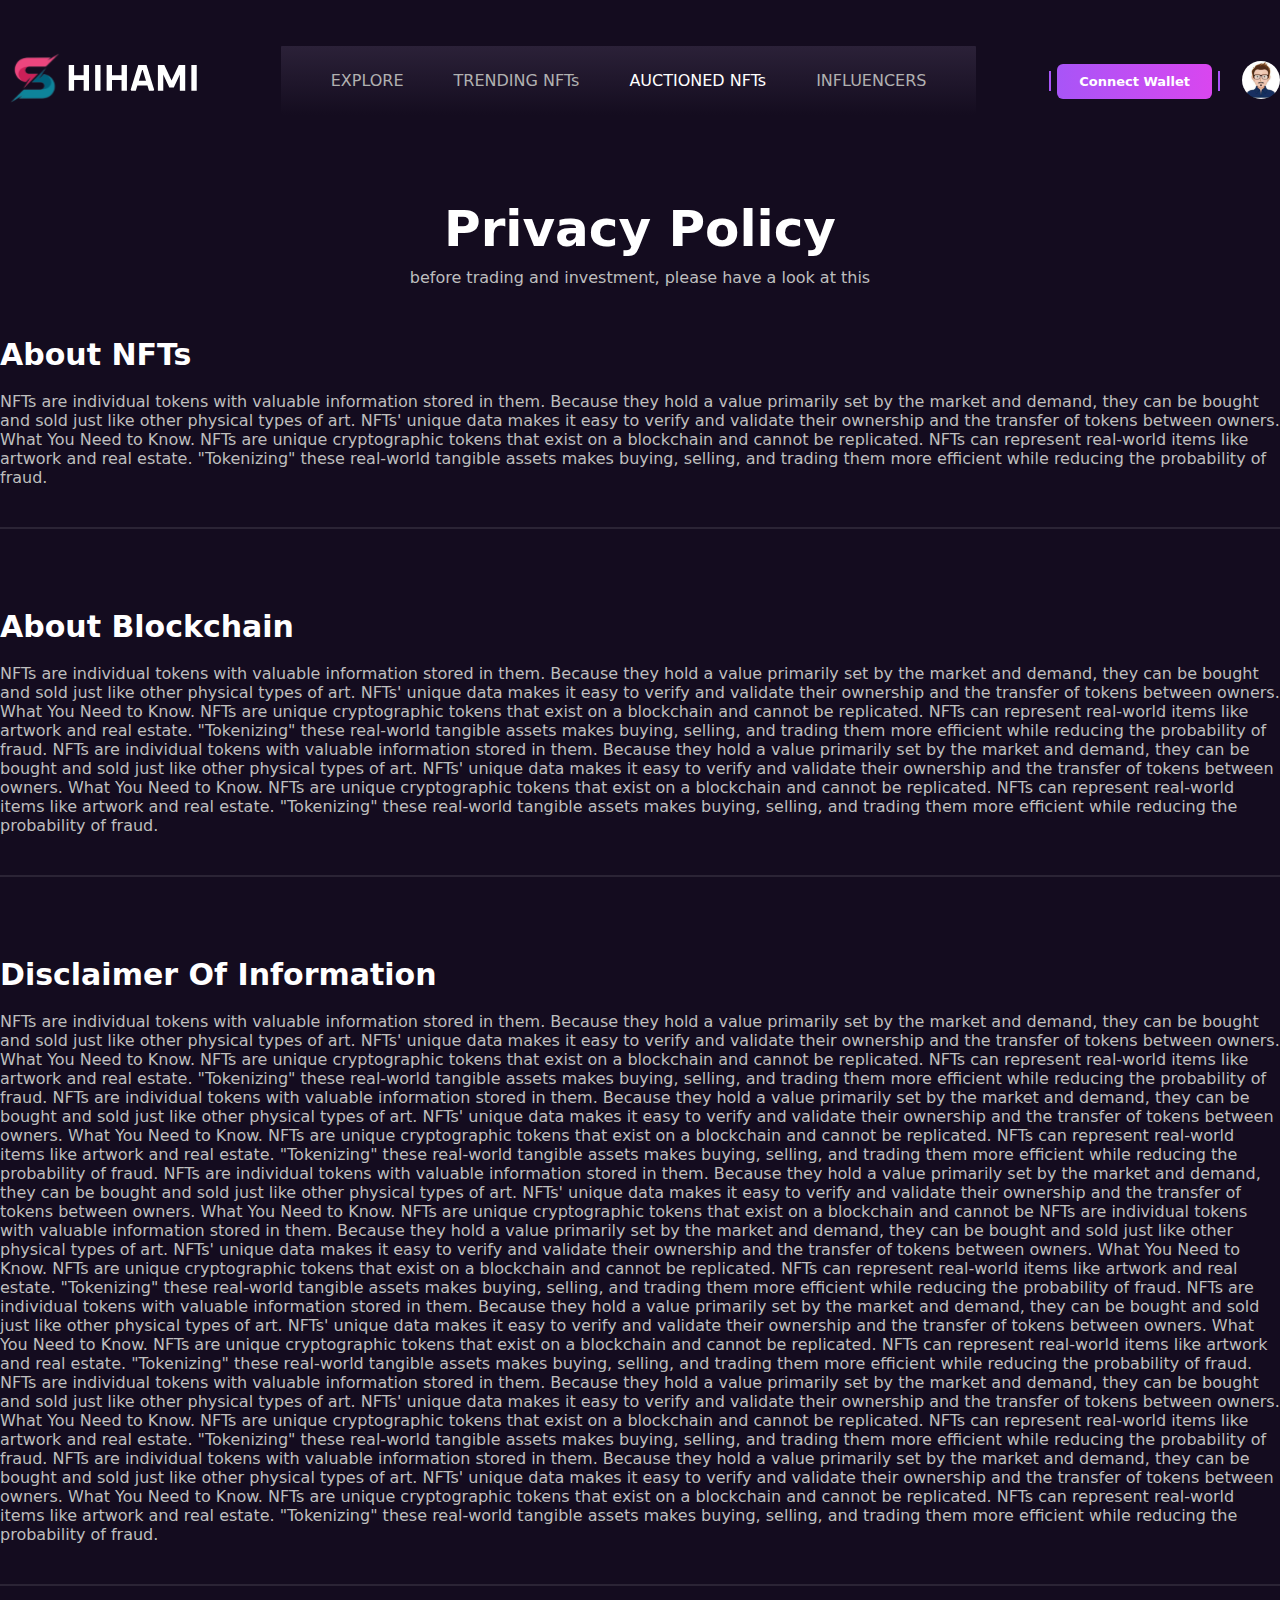
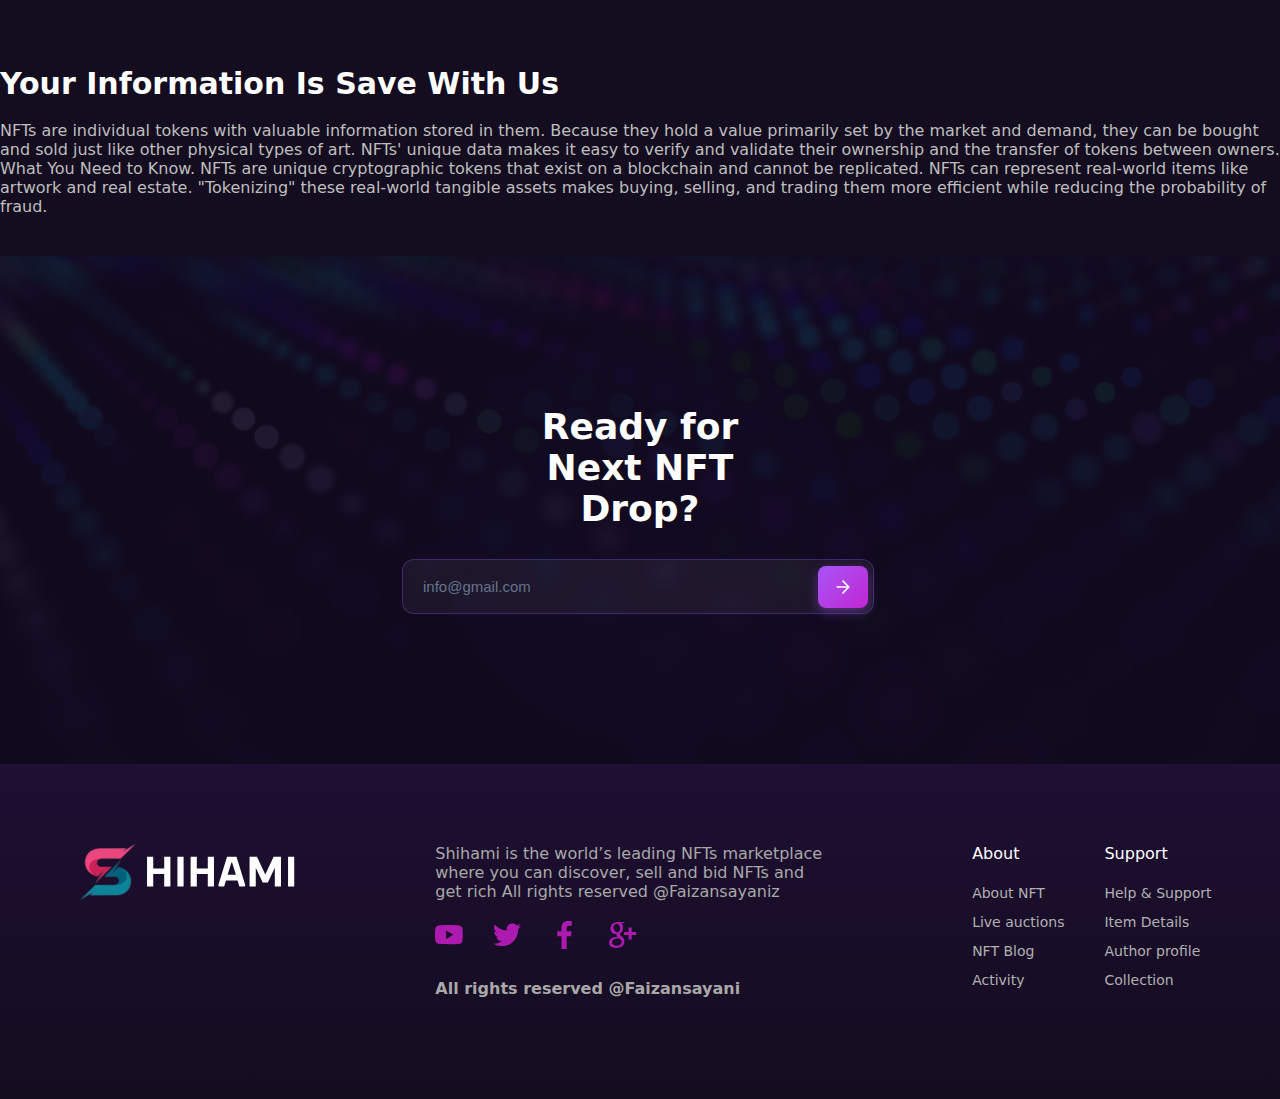
<file: auctioned.html>
<!DOCTYPE html>
<html lang="en">

<head>
    <meta charset="UTF-8">
    <meta name="viewport" content="width=device-width, initial-scale=1.0">
    <title>SHIHAMI</title>
    <link rel="stylesheet" href="./css/main.css">
</head>

<body>
    <header class="head">
        <div class="container">
            <div class="head_inner">
                <div class="head_inner_left">
                    <a href="./index.html" class="head_inner_left_link">
                        <img src="./images/header/Logo.svg" alt="Logo of the site" class="head_inner_left_link_img">
                    </a>
                </div>
                <div class="head_inner_center">
                    <ul class="head_inner_center_list">
                        <li class="head_inner_center_list_item">
                            <a href="./index.html" class="head_inner_center_list_item_link">EXPLORE</a>
                        </li>
                        <li class="head_inner_center_list_item">
                            <a href="./trend.html" class="head_inner_center_list_item_link">TRENDING NFTs</a>
                        </li>
                        <li class="head_inner_center_list_item">
                            <a href="./index.html" class="head_inner_center_list_item_link_active">AUCTIONED NFTs</a>
                        </li>
                        <li class="head_inner_center_list_item">
                            <a href="./influencer.html" class="head_inner_center_list_item_link">INFLUENCERS</a>
                        </li>
                    </ul>
                </div>
                <div class="head_inner_right">
                    <div class="head_inner_right_left">
                        <a href="./index.html" class="head_inner_right_left_link">Connect Wallet</a>
                    </div>
                    <div class="head_inner_right_right">
                        <img src="./images/header/Profile.svg" alt="Profile" class="head_inner_right_right_img">
                    </div>
                </div>
            </div>
        </div>
    </header>
    <main>
        <section class="text">
            <div class="container">
                <div class="text_inner_top">
                    <h2 class="text_inner_top_title">Privacy Policy</h2>
                    <p class="text_inner_top_text">before trading and investment, please have a look at this</p>
                </div>
                <div class="text_inner_bottom">
                    <div class="text_inner_bottom_box_1">
                        <h3 class="text_inner_bottom_box_1_title">About NFTs</h3>
                        <p class="text_inner_bottom_box_1_text">NFTs are individual tokens with valuable information
                            stored in them. Because they hold a value primarily set by the market and demand, they can
                            be bought and sold just like other physical types of art. NFTs' unique data makes it easy to
                            verify and validate their ownership and the transfer of tokens between owners. What You Need
                            to Know. NFTs are unique cryptographic tokens that exist on a blockchain and cannot be
                            replicated. NFTs can represent real-world items like artwork and real estate. "Tokenizing"
                            these real-world tangible assets makes buying, selling, and trading them more efficient
                            while reducing the probability of fraud.

                        </p>
                    </div>
                    <div class="text_inner_bottom_box_2">
                        <h3 class="text_inner_bottom_box_2_title">About Blockchain</h3>
                        <p class="text_inner_bottom_box_2_text">NFTs are individual tokens with valuable information
                            stored in them. Because they hold a value primarily set by the market and demand, they can
                            be bought and sold just like other physical types of art. NFTs' unique data makes it easy to
                            verify and validate their ownership and the transfer of tokens between owners. What You Need
                            to Know. NFTs are unique cryptographic tokens that exist on a blockchain and cannot be
                            replicated. NFTs can represent real-world items like artwork and real estate. "Tokenizing"
                            these real-world tangible assets makes buying, selling, and trading them more efficient
                            while reducing the probability of fraud. NFTs are individual tokens with valuable
                            information stored in them. Because they hold a value primarily set by the market and
                            demand, they can be bought and sold just like other physical types of art. NFTs' unique data
                            makes it easy to verify and validate their ownership and the transfer of tokens between
                            owners. What You Need to Know. NFTs are unique cryptographic tokens that exist on a
                            blockchain and cannot be replicated. NFTs can represent real-world items like artwork and
                            real estate. "Tokenizing" these real-world tangible assets makes buying, selling, and
                            trading them more efficient while reducing the probability of fraud.

                        </p>
                    </div>
                    <div class="text_inner_bottom_box_3">
                        <h3 class="text_inner_bottom_box_3_title">Disclaimer Of Information</h3>
                        <p class="text_inner_bottom_box_3_text">NFTs are individual tokens with valuable information
                            stored in them. Because they hold a value primarily set by the market and demand, they can
                            be bought and sold just like other physical types of art. NFTs' unique data makes it easy to
                            verify and validate their ownership and the transfer of tokens between owners. What You Need
                            to Know. NFTs are unique cryptographic tokens that exist on a blockchain and cannot be
                            replicated. NFTs can represent real-world items like artwork and real estate. "Tokenizing"
                            these real-world tangible assets makes buying, selling, and trading them more efficient
                            while reducing the probability of fraud. NFTs are individual tokens with valuable
                            information stored in them. Because they hold a value primarily set by the market and
                            demand, they can be bought and sold just like other physical types of art. NFTs' unique data
                            makes it easy to verify and validate their ownership and the transfer of tokens between
                            owners. What You Need to Know. NFTs are unique cryptographic tokens that exist on a
                            blockchain and cannot be replicated. NFTs can represent real-world items like artwork and
                            real estate. "Tokenizing" these real-world tangible assets makes buying, selling, and
                            trading them more efficient while reducing the probability of fraud.


                            NFTs are individual tokens with valuable information stored in them. Because they hold a
                            value primarily set by the market and demand, they can be bought and sold just like other
                            physical types of art. NFTs' unique data makes it easy to verify and validate their
                            ownership and the transfer of tokens between owners. What You Need to Know. NFTs are unique
                            cryptographic tokens that exist on a blockchain and cannot be

                            NFTs are individual tokens with valuable information stored in them. Because they hold a
                            value primarily set by the market and demand, they can be bought and sold just like other
                            physical types of art. NFTs' unique data makes it easy to verify and validate their
                            ownership and the transfer of tokens between owners. What You Need to Know. NFTs are unique
                            cryptographic tokens that exist on a blockchain and cannot be replicated. NFTs can represent
                            real-world items like artwork and real estate. "Tokenizing" these real-world tangible assets
                            makes buying, selling, and trading them more efficient while reducing the probability of
                            fraud. NFTs are individual tokens with valuable information stored in them. Because they
                            hold a value primarily set by the market and demand, they can be bought and sold just like
                            other physical types of art. NFTs' unique data makes it easy to verify and validate their
                            ownership and the transfer of tokens between owners. What You Need to Know. NFTs are unique
                            cryptographic tokens that exist on a blockchain and cannot be replicated. NFTs can represent
                            real-world items like artwork and real estate. "Tokenizing" these real-world tangible assets
                            makes buying, selling, and trading them more efficient while reducing the probability of
                            fraud.

                            NFTs are individual tokens with valuable information stored in them. Because they hold a
                            value primarily set by the market and demand, they can be bought and sold just like other
                            physical types of art. NFTs' unique data makes it easy to verify and validate their
                            ownership and the transfer of tokens between owners. What You Need to Know. NFTs are unique
                            cryptographic tokens that exist on a blockchain and cannot be replicated. NFTs can represent
                            real-world items like artwork and real estate. "Tokenizing" these real-world tangible assets
                            makes buying, selling, and trading them more efficient while reducing the probability of
                            fraud. NFTs are individual tokens with valuable information stored in them. Because they
                            hold a value primarily set by the market and demand, they can be bought and sold just like
                            other physical types of art. NFTs' unique data makes it easy to verify and validate their
                            ownership and the transfer of tokens between owners. What You Need to Know. NFTs are unique
                            cryptographic tokens that exist on a blockchain and cannot be replicated. NFTs can represent
                            real-world items like artwork and real estate. "Tokenizing" these real-world tangible assets
                            makes buying, selling, and trading them more efficient while reducing the probability of
                            fraud.

                        </p>
                    </div>
                    <div class="text_inner_bottom_box_4">
                        <h3 class="text_inner_bottom_box_4_title">Your Information Is Save With Us</h3>
                        <p class="text_inner_bottom_box_4_text">NFTs are individual tokens with valuable information
                            stored in them. Because they hold a value primarily set by the market and demand, they can
                            be bought and sold just like other physical types of art. NFTs' unique data makes it easy to
                            verify and validate their ownership and the transfer of tokens between owners. What You Need
                            to Know. NFTs are unique cryptographic tokens that exist on a blockchain and cannot be
                            replicated. NFTs can represent real-world items like artwork and real estate. "Tokenizing"
                            these real-world tangible assets makes buying, selling, and trading them more efficient
                            while reducing the probability of fraud.

                        </p>
                    </div>
                </div>
            </div>
        </section>
        <section class="sub">
            <div class="container">
                <div class="sub_inner">
                    <h2 class="sub_inner_title">Ready for Next NFT Drop?</h2>
                    <form class="sub_inner_form" onsubmit="handleSubmit(event)">
                        <input type="email" class="sub_inner_form_input" placeholder="info@gmail.com" required>
                        <button type="submit" class="submit_btn">
                            <svg viewBox="0 0 24 24" xmlns="http://www.w3.org/2000/svg">
                                <path d="M5 12h14M12 5l7 7-7 7" stroke="currentColor" stroke-width="2"
                                    stroke-linecap="round" stroke-linejoin="round" fill="none" />
                            </svg>
                        </button>
                    </form>
                </div>
            </div>
        </section>
    </main>
    <footer class="foot">
        <div class="container">
            <div class="foot_inner">
                <div class="foot_inner_left">
                    <a href="./index.html" class="foot_inner_left_link">
                        <img src="./images/header/Logo.svg" alt="Logo of the site" class="foot_inner_left_link_img">
                    </a>
                </div>
                <div class="foot_inner_center">
                    <p class="foot_inner_center_text">Shihami is the world’s leading NFTs marketplace where you can
                        discover, sell and bid NFTs and get rich All rights reserved @Faizansayaniz</p>
                    <ul class="foot_inner_center_list">
                        <li class="foot_inner_center_list_item">
                            <a href="" class="foot_inner_center_list_item_link">
                                <img class="foot_inner_center_list_item_link_img" src="./images/footer/img-1.svg"
                                    alt="You tube">
                            </a>
                        </li>
                        <li class="foot_inner_center_list_item">
                            <a href="" class="foot_inner_center_list_item_link">
                                <img class="foot_inner_center_list_item_link_img" src="./images/footer/img-2.svg"
                                    alt="Twitter">
                            </a>
                        </li>
                        <li class="foot_inner_center_list_item">
                            <a href="" class="foot_inner_center_list_item_link">
                                <img class="foot_inner_center_list_item_link_img" src="./images/footer/img-3.svg"
                                    alt="Facebook">
                            </a>
                        </li>
                        <li class="foot_inner_center_list_item">
                            <a href="" class="foot_inner_center_list_item_link">
                                <img class="foot_inner_center_list_item_link_img" src="./images/footer/img-4.svg"
                                    alt="Email">
                            </a>
                        </li>
                    </ul>
                    <h3 class="foot_inner_center_title">All rights reserved @Faizansayani</h3>
                </div>
                <div class="foot_inner_right">
                    <div class="foot_inner_right_left">
                        <ul class="foot_inner_right_left_list">
                            <li class="foot_inner_right_left_list_item_one">
                                <a href="" class="foot_inner_right_left_list_item_link_one">About</a>
                            </li>
                            <li class="foot_inner_right_left_list_item">
                                <a href="" class="foot_inner_right_left_list_item_link">About NFT</a>
                            </li>
                            <li class="foot_inner_right_left_list_item">
                                <a href="" class="foot_inner_right_left_list_item_link">Live auctions</a>
                            </li>
                            <li class="foot_inner_right_left_list_item">
                                <a href="" class="foot_inner_right_left_list_item_link">NFT Blog</a>
                            </li>
                            <li class="foot_inner_right_left_list_item">
                                <a href="" class="foot_inner_right_left_list_item_link">Activity</a>
                            </li>
                        </ul>
                    </div>
                    <div class="foot_inner_right_right">
                        <ul class="foot_inner_right_right_list">
                            <li class="foot_inner_right_right_list_item_one">
                                <a href="" class="foot_inner_right_left_list_item_link_one">Support</a>
                            </li>
                            <li class="foot_inner_right_right_list_item">
                                <a href="" class="foot_inner_right_left_list_item_link">Help & Support</a>
                            </li>
                            <li class="foot_inner_right_right_list_item">
                                <a href="" class="foot_inner_right_left_list_item_link">Item Details</a>
                            </li>
                            <li class="foot_inner_right_right_list_item">
                                <a href="" class="foot_inner_right_left_list_item_link">Author profile</a>
                            </li>
                            <li class="foot_inner_right_right_list_item">
                                <a href="" class="foot_inner_right_left_list_item_link">Collection</a>
                            </li>
                        </ul>
                    </div>
                </div>
            </div>
        </div>
    </footer>


    <button class="scroll-to-top" id="scrollToTopBtn" aria-label="Tepaga qaytish">
        <svg xmlns="http://www.w3.org/2000/svg" viewBox="0 0 24 24">
            <path d="M12 4l-8 8h5v8h6v-8h5z" />
        </svg>
    </button>
    <script>
        const scrollToTopBtn = document.getElementById('scrollToTopBtn');
        window.addEventListener('scroll', function () {
            if (window.pageYOffset > 300) {
                scrollToTopBtn.classList.add('show');
            } else {
                scrollToTopBtn.classList.remove('show');
            }
        });
        scrollToTopBtn.addEventListener('click', function () {
            window.scrollTo({
                top: 0,
                behavior: 'smooth'
            });
        });

        const carousel = document.getElementById('carousel');
        let currentRotation = 0;
        let rotationSpeed = 0.15;

        function animate() {
            currentRotation += rotationSpeed;
            carousel.style.transform = 'rotateY(' + currentRotation + 'deg)';
            requestAnimationFrame(animate);
        }

        animate();
        carousel.addEventListener('mouseenter', function () {
            rotationSpeed = 0;
        });

        carousel.addEventListener('mouseleave', function () {
            rotationSpeed = 0.15;
        });

        function handleSubmit(e) {
            e.preventDefault();
            const input = e.target.querySelector('.sub_inner_form_input');
            console.log('Email submitted:', input.value);
        }
    </script>
</body>

</html>
</file>
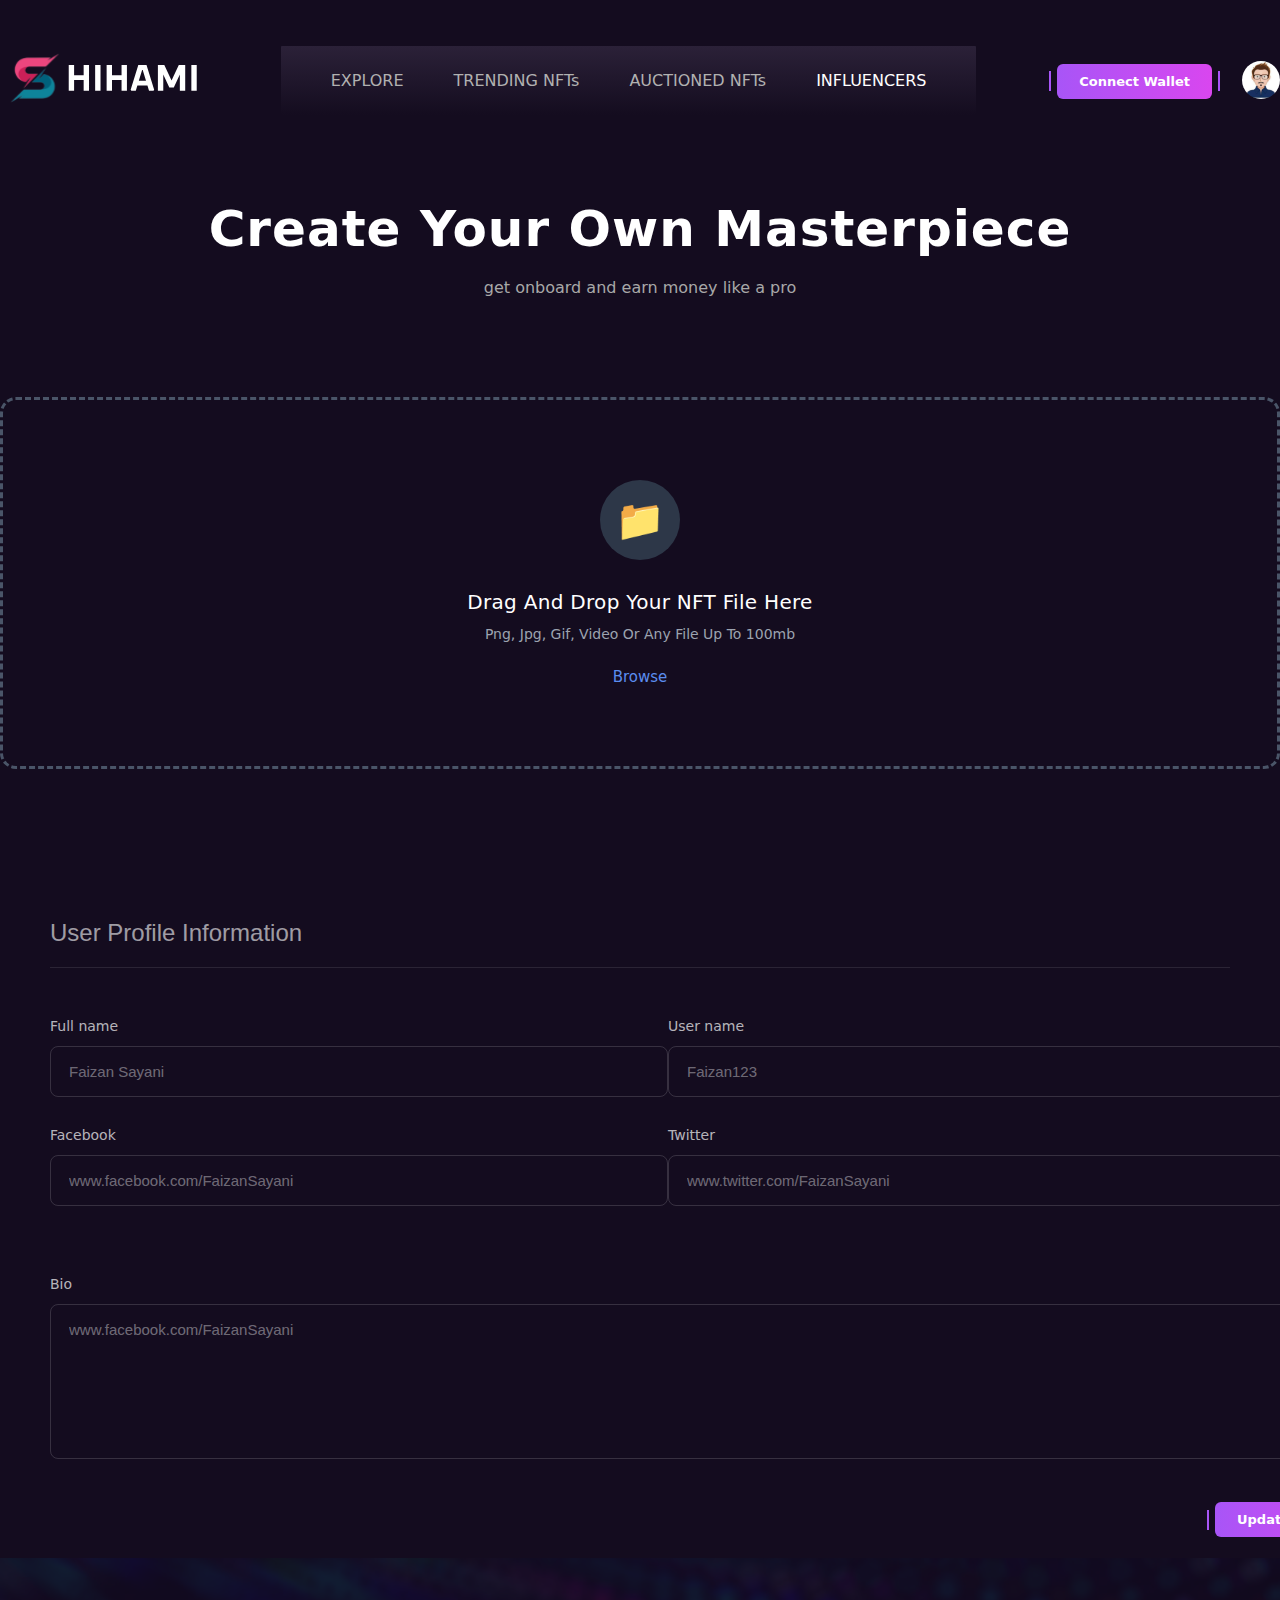
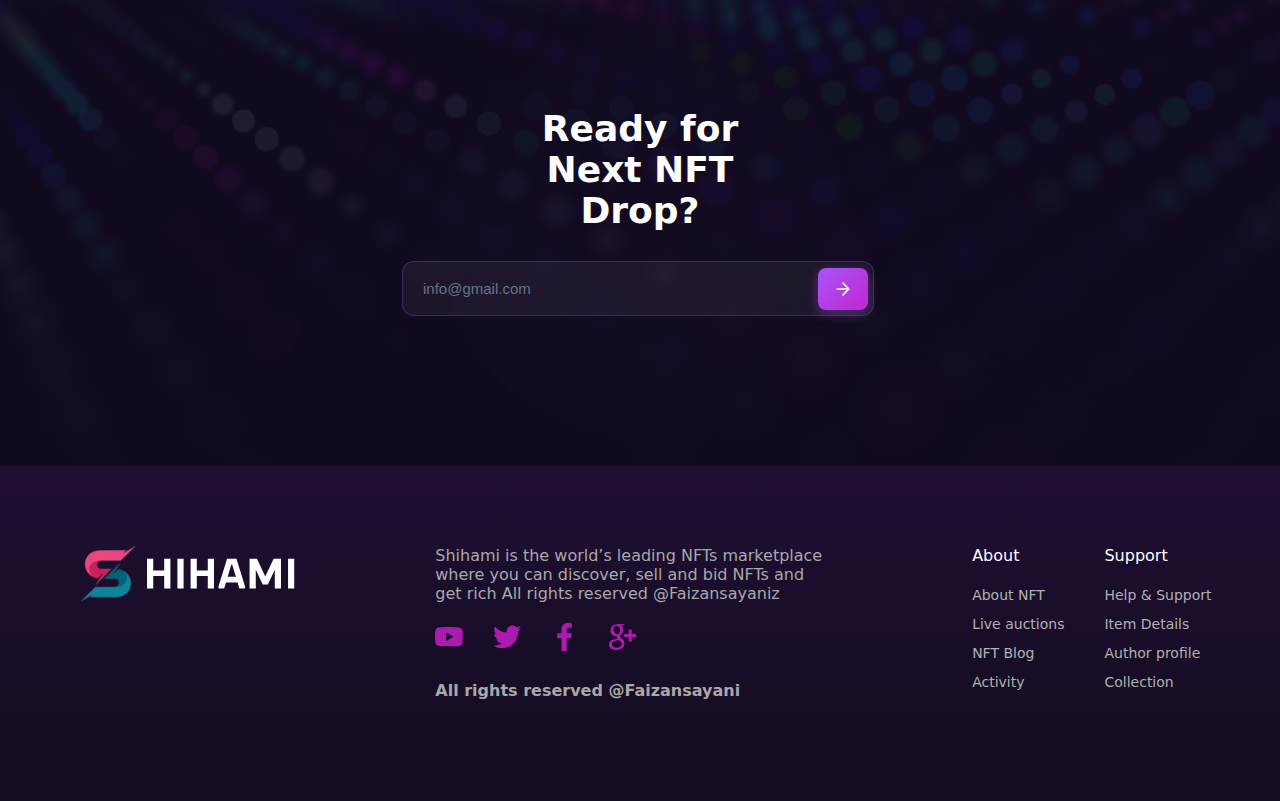
<file: influencer.html>
<!DOCTYPE html>
<html lang="en">

<head>
    <meta charset="UTF-8">
    <meta name="viewport" content="width=device-width, initial-scale=1.0">
    <title>SHIHAMI</title>
    <link rel="stylesheet" href="./css/main.css">
</head>

<body>
    <header class="head">
        <div class="container">
            <div class="head_inner">
                <div class="head_inner_left">
                    <a href="./index.html" class="head_inner_left_link">
                        <img src="./images/header/Logo.svg" alt="Logo of the site" class="head_inner_left_link_img">
                    </a>
                </div>
                <div class="head_inner_center">
                    <ul class="head_inner_center_list">
                        <li class="head_inner_center_list_item">
                            <a href="./index.html" class="head_inner_center_list_item_link">EXPLORE</a>
                        </li>
                        <li class="head_inner_center_list_item">
                            <a href="./trend.html" class="head_inner_center_list_item_link">TRENDING NFTs</a>
                        </li>
                        <li class="head_inner_center_list_item">
                            <a href="./auctioned.html" class="head_inner_center_list_item_link">AUCTIONED NFTs</a>
                        </li>
                        <li class="head_inner_center_list_item">
                            <a href="./influencer.html" class="head_inner_center_list_item_link_active">INFLUENCERS</a>
                        </li>
                    </ul>
                </div>
                <div class="head_inner_right">
                    <div class="head_inner_right_left">
                        <a href="./index.html" class="head_inner_right_left_link">Connect Wallet</a>
                    </div>
                    <div class="head_inner_right_right">
                        <img src="./images/header/Profile.svg" alt="Profile" class="head_inner_right_right_img">
                    </div>
                </div>
            </div>
        </div>
    </header>
    <main>
        <section class="create">
            <div class="container">
                <div class="create_inner">
                    <div class="create_inner_top">
                        <h2 class="create_inner_top_title">Create Your Own Masterpiece</h2>
                        <p class="create_inner_top_text">get onboard and earn money like a pro</p>
                    </div>
                    <div class="create_inner_bottom">
                        <div class="upload-box" id="dropZone">
                            <input type="file" id="fileInput" class="file-input"
                                accept=".png,.jpg,.jpeg,.gif,.mp4,.mov">

                            <div class="upload-content" id="uploadContent">
                                <div class="folder-icon-wrapper">
                                    <div class="folder-icon">📁</div>
                                </div>
                                <h2 class="upload-title">Drag And Drop Your NFT File Here</h2>
                                <p class="upload-subtitle">Png, Jpg, Gif, Video Or Any File Up To 100mb</p>
                                <a class="browse-link" onclick="document.getElementById('fileInput').click()">Browse</a>
                            </div>

                            <div class="file-preview-section" id="filePreviewSection">
                                <div class="check-icon">✓</div>

                                <div class="file-card">
                                    <div class="file-info-wrapper">
                                        <div class="file-icon-container">
                                            <span id="fileIconDisplay">📄</span>
                                        </div>
                                        <div class="file-details">
                                            <div class="file-name" id="fileNameDisplay">file.png</div>
                                            <div class="file-size" id="fileSizeDisplay">0 KB</div>
                                        </div>
                                    </div>
                                    <button class="remove-button" onclick="removeFile()" title="Remove file">×</button>
                                </div>

                                <p class="success-text">File uploaded successfully!</p>

                                <div class="action-buttons">
                                    <button class="btn btn-secondary"
                                        onclick="document.getElementById('fileInput').click()">
                                        Choose Another File
                                    </button>
                                    <button class="btn btn-primary" onclick="continueUpload()">
                                        Continue Upload
                                    </button>
                                </div>
                            </div>
                        </div>
                    </div>
                </div>
            </div>
        </section>
        <section class="form">
            <div class="container">
                <div class="form_inner">
                    <div class="form_inner_top">
                        <input type="text" class="form_inner_top_input" placeholder="User Profile Information">
                    </div>
                    <div class="form_inner_center">
                        <div class="form_inner_center_left">
                            <label class="form_inner_center_left_label" for="">Full name</label>
                            <input type="text" class="form_inner_center_left_input" placeholder="Faizan Sayani">
                            <label class="form_inner_center_left_label" for="">Facebook</label>
                            <input type="text" class="form_inner_center_left_input"
                                placeholder="www.facebook.com/FaizanSayani">
                        </div>
                        <div class="form_inner_center_right">
                            <label class="form_inner_center_right_label" for="">User name</label>
                            <input type="text" class="form_inner_center_right_input" placeholder="Faizan123">
                            <label class="form_inner_center_right_label" for="">Twitter</label>
                            <input type="text" class="form_inner_center_right_input"
                                placeholder="www.twitter.com/FaizanSayani">
                        </div>
                    </div>
                    <div class="form_inner_bottom">
                        <label class="form_inner_bottom_label" for="">Bio</label>
                        <input type="text" class="form_inner_bottom_input" placeholder="www.facebook.com/FaizanSayani">
                        <a class="form_inner_bottom_link" href="">Update Profile</a>
                    </div>
                </div>
            </div>
        </section>
        <section class="sub">
            <div class="container">
                <div class="sub_inner">
                    <h2 class="sub_inner_title">Ready for Next NFT Drop?</h2>
                    <form class="sub_inner_form" onsubmit="handleSubmit(event)">
                        <input type="email" class="sub_inner_form_input" placeholder="info@gmail.com" required>
                        <button type="submit" class="submit_btn">
                            <svg viewBox="0 0 24 24" xmlns="http://www.w3.org/2000/svg">
                                <path d="M5 12h14M12 5l7 7-7 7" stroke="currentColor" stroke-width="2"
                                    stroke-linecap="round" stroke-linejoin="round" fill="none" />
                            </svg>
                        </button>
                    </form>
                </div>
            </div>
        </section>
    </main>
    <footer class="foot">
        <div class="container">
            <div class="foot_inner">
                <div class="foot_inner_left">
                    <a href="./index.html" class="foot_inner_left_link">
                        <img src="./images/header/Logo.svg" alt="Logo of the site" class="foot_inner_left_link_img">
                    </a>
                </div>
                <div class="foot_inner_center">
                    <p class="foot_inner_center_text">Shihami is the world’s leading NFTs marketplace where you can
                        discover, sell and bid NFTs and get rich All rights reserved @Faizansayaniz</p>
                    <ul class="foot_inner_center_list">
                        <li class="foot_inner_center_list_item">
                            <a href="" class="foot_inner_center_list_item_link">
                                <img class="foot_inner_center_list_item_link_img" src="./images/footer/img-1.svg"
                                    alt="You tube">
                            </a>
                        </li>
                        <li class="foot_inner_center_list_item">
                            <a href="" class="foot_inner_center_list_item_link">
                                <img class="foot_inner_center_list_item_link_img" src="./images/footer/img-2.svg"
                                    alt="Twitter">
                            </a>
                        </li>
                        <li class="foot_inner_center_list_item">
                            <a href="" class="foot_inner_center_list_item_link">
                                <img class="foot_inner_center_list_item_link_img" src="./images/footer/img-3.svg"
                                    alt="Facebook">
                            </a>
                        </li>
                        <li class="foot_inner_center_list_item">
                            <a href="" class="foot_inner_center_list_item_link">
                                <img class="foot_inner_center_list_item_link_img" src="./images/footer/img-4.svg"
                                    alt="Email">
                            </a>
                        </li>
                    </ul>
                    <h3 class="foot_inner_center_title">All rights reserved @Faizansayani</h3>
                </div>
                <div class="foot_inner_right">
                    <div class="foot_inner_right_left">
                        <ul class="foot_inner_right_left_list">
                            <li class="foot_inner_right_left_list_item_one">
                                <a href="" class="foot_inner_right_left_list_item_link_one">About</a>
                            </li>
                            <li class="foot_inner_right_left_list_item">
                                <a href="" class="foot_inner_right_left_list_item_link">About NFT</a>
                            </li>
                            <li class="foot_inner_right_left_list_item">
                                <a href="" class="foot_inner_right_left_list_item_link">Live auctions</a>
                            </li>
                            <li class="foot_inner_right_left_list_item">
                                <a href="" class="foot_inner_right_left_list_item_link">NFT Blog</a>
                            </li>
                            <li class="foot_inner_right_left_list_item">
                                <a href="" class="foot_inner_right_left_list_item_link">Activity</a>
                            </li>
                        </ul>
                    </div>
                    <div class="foot_inner_right_right">
                        <ul class="foot_inner_right_right_list">
                            <li class="foot_inner_right_right_list_item_one">
                                <a href="" class="foot_inner_right_left_list_item_link_one">Support</a>
                            </li>
                            <li class="foot_inner_right_right_list_item">
                                <a href="" class="foot_inner_right_left_list_item_link">Help & Support</a>
                            </li>
                            <li class="foot_inner_right_right_list_item">
                                <a href="" class="foot_inner_right_left_list_item_link">Item Details</a>
                            </li>
                            <li class="foot_inner_right_right_list_item">
                                <a href="" class="foot_inner_right_left_list_item_link">Author profile</a>
                            </li>
                            <li class="foot_inner_right_right_list_item">
                                <a href="" class="foot_inner_right_left_list_item_link">Collection</a>
                            </li>
                        </ul>
                    </div>
                </div>
            </div>
        </div>
    </footer>


    <button class="scroll-to-top" id="scrollToTopBtn" aria-label="Tepaga qaytish">
        <svg xmlns="http://www.w3.org/2000/svg" viewBox="0 0 24 24">
            <path d="M12 4l-8 8h5v8h6v-8h5z" />
        </svg>
    </button>
    <script>
        const scrollToTopBtn = document.getElementById('scrollToTopBtn');
        window.addEventListener('scroll', function () {
            if (window.pageYOffset > 300) {
                scrollToTopBtn.classList.add('show');
            } else {
                scrollToTopBtn.classList.remove('show');
            }
        });
        scrollToTopBtn.addEventListener('click', function () {
            window.scrollTo({
                top: 0,
                behavior: 'smooth'
            });
        });

        const carousel = document.getElementById('carousel');
        let currentRotation = 0;
        let rotationSpeed = 0.15;

        function animate() {
            currentRotation += rotationSpeed;
            carousel.style.transform = 'rotateY(' + currentRotation + 'deg)';
            requestAnimationFrame(animate);
        }

        animate();
        carousel.addEventListener('mouseenter', function () {
            rotationSpeed = 0;
        });

        carousel.addEventListener('mouseleave', function () {
            rotationSpeed = 0.15;
        });

        function handleSubmit(e) {
            e.preventDefault();
            const input = e.target.querySelector('.sub_inner_form_input');
            console.log('Email submitted:', input.value);
        }
    </script>
    <script>
        const dropZone = document.getElementById('dropZone');
        const fileInput = document.getElementById('fileInput');
        const uploadContent = document.getElementById('uploadContent');
        const filePreviewSection = document.getElementById('filePreviewSection');
        const fileNameDisplay = document.getElementById('fileNameDisplay');
        const fileSizeDisplay = document.getElementById('fileSizeDisplay');
        const fileIconDisplay = document.getElementById('fileIconDisplay');

        let currentFile = null;

        // Prevent default drag behaviors
        ['dragenter', 'dragover', 'dragleave', 'drop'].forEach(eventName => {
            dropZone.addEventListener(eventName, preventDefaults, false);
            document.body.addEventListener(eventName, preventDefaults, false);
        });

        function preventDefaults(e) {
            e.preventDefault();
            e.stopPropagation();
        }

        // Highlight drop zone when dragging over it
        ['dragenter', 'dragover'].forEach(eventName => {
            dropZone.addEventListener(eventName, () => {
                if (!currentFile) {
                    dropZone.classList.add('drag-active');
                }
            }, false);
        });

        ['dragleave', 'drop'].forEach(eventName => {
            dropZone.addEventListener(eventName, () => {
                dropZone.classList.remove('drag-active');
            }, false);
        });

        // Handle dropped files
        dropZone.addEventListener('drop', (e) => {
            const files = e.dataTransfer.files;
            if (files.length > 0) {
                handleFile(files[0]);
            }
        });

        // Handle selected files
        fileInput.addEventListener('change', (e) => {
            if (e.target.files.length > 0) {
                handleFile(e.target.files[0]);
            }
        });

        function handleFile(file) {
            const validTypes = ['image/png', 'image/jpeg', 'image/jpg', 'image/gif', 'video/mp4', 'video/quicktime'];
            const maxSize = 100 * 1024 * 1024; // 100MB

            if (!validTypes.includes(file.type)) {
                alert('Only Png, Jpg, Gif, Video files are allowed');
                return;
            }

            if (file.size > maxSize) {
                alert('File size must not exceed 100MB');
                return;
            }

            currentFile = file;

            // Display file info
            fileNameDisplay.textContent = file.name;
            fileSizeDisplay.textContent = formatFileSize(file.size);

            // Set appropriate icon based on file type
            if (file.type.startsWith('image/')) {
                fileIconDisplay.textContent = '🖼️';
            } else if (file.type.startsWith('video/')) {
                fileIconDisplay.textContent = '🎬';
            } else {
                fileIconDisplay.textContent = '📄';
            }

            // Show preview section
            uploadContent.classList.add('hidden');
            filePreviewSection.classList.add('active');
            dropZone.classList.add('has-file');
        }

        function removeFile() {
            currentFile = null;
            fileInput.value = '';

            // Hide preview section
            uploadContent.classList.remove('hidden');
            filePreviewSection.classList.remove('active');
            dropZone.classList.remove('has-file');
        }

        function formatFileSize(bytes) {
            if (bytes === 0) return '0 Bytes';
            const k = 1024;
            const sizes = ['Bytes', 'KB', 'MB', 'GB'];
            const i = Math.floor(Math.log(bytes) / Math.log(k));
            return Math.round(bytes / Math.pow(k, i) * 100) / 100 + ' ' + sizes[i];
        }

        function continueUpload() {
            if (currentFile) {
                alert('Uploading: ' + currentFile.name + '\nThis is where you would send the file to your server.');
                // Here you would typically send the file to your server
                // using fetch() or XMLHttpRequest
            }
        }
    </script>
</body>

</html>
</file>
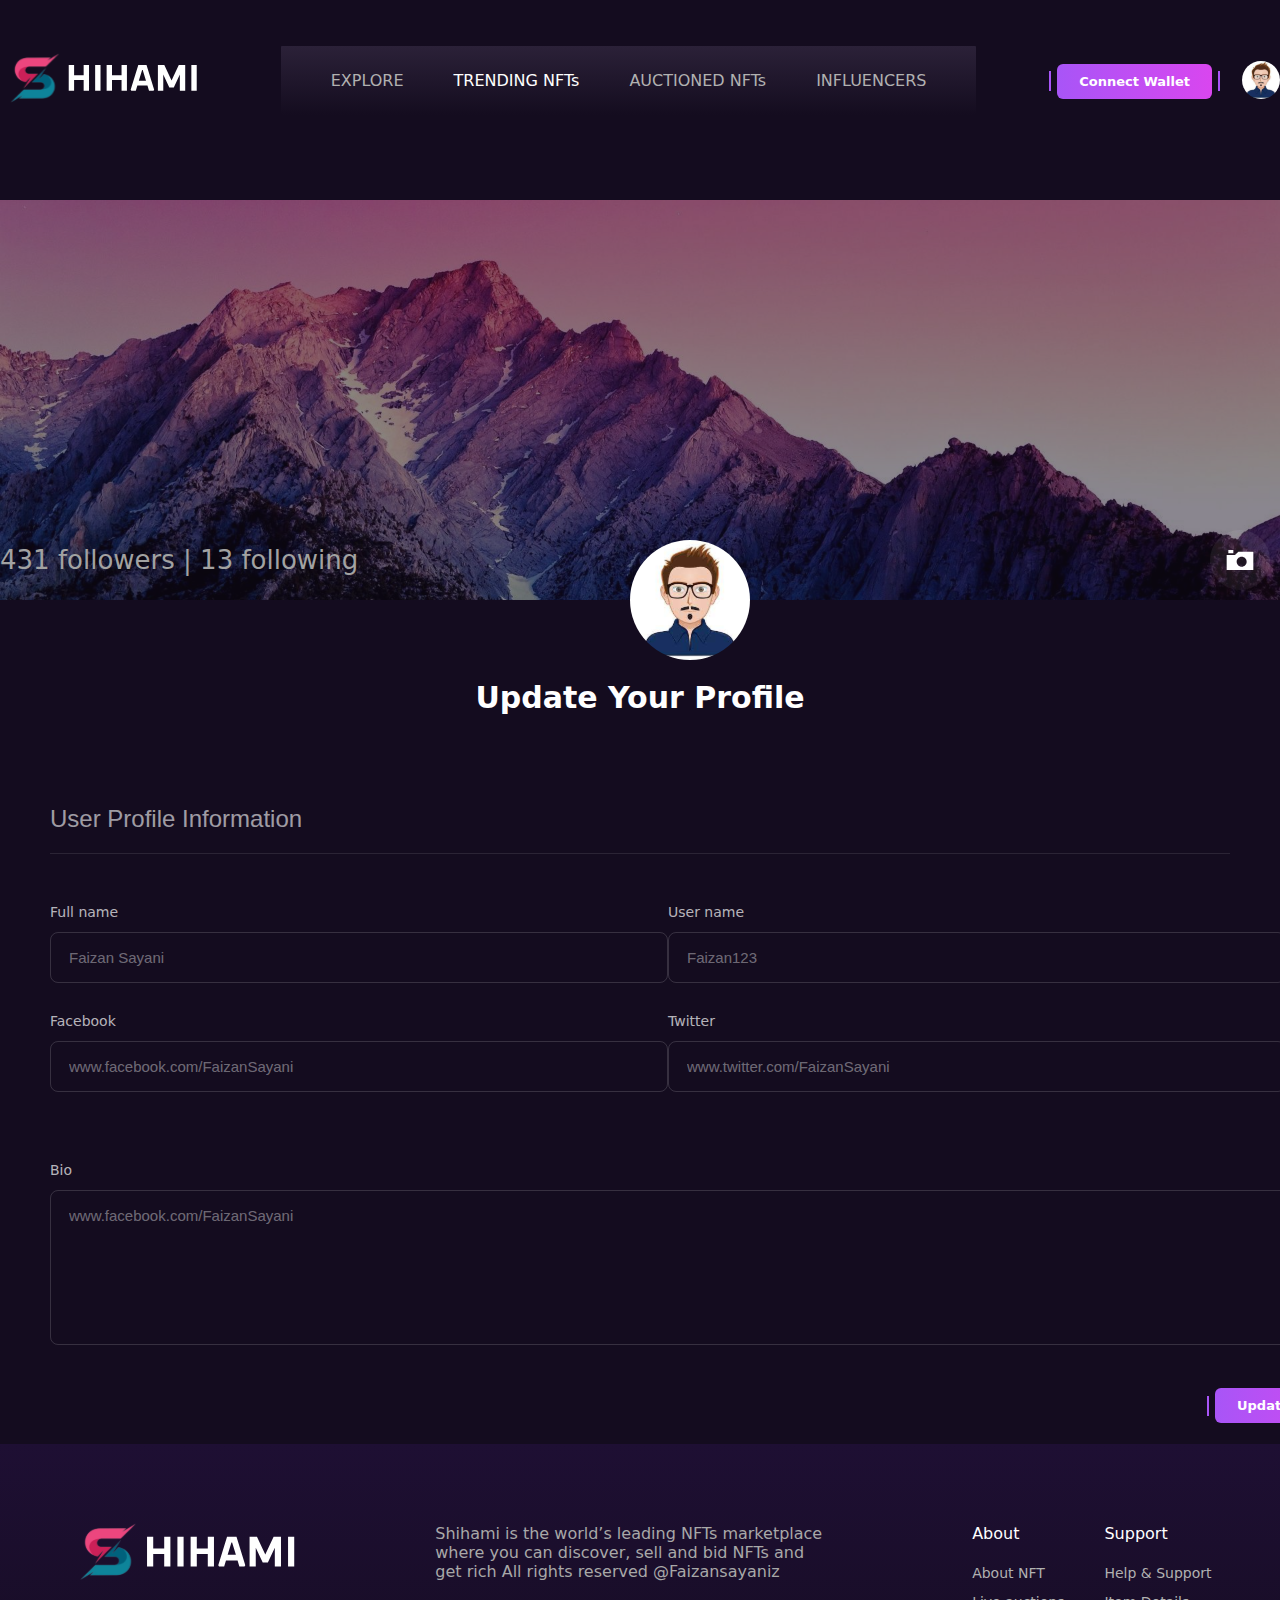
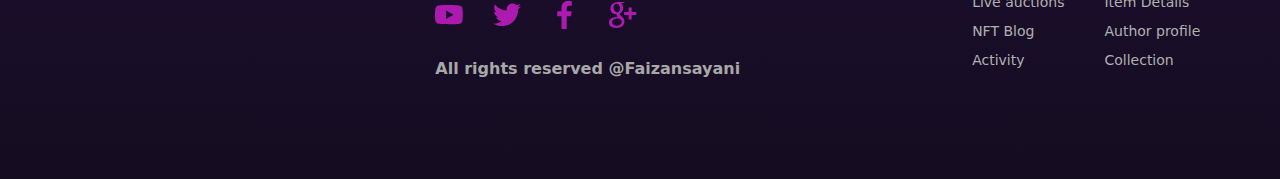
<file: trend.html>
<!DOCTYPE html>
<html lang="en">

<head>
    <meta charset="UTF-8">
    <meta name="viewport" content="width=device-width, initial-scale=1.0">
    <title>SHIHAMI</title>
    <link rel="stylesheet" href="./css/main.css">
</head>

<body>
    <header class="head">
        <div class="container">
            <div class="head_inner">
                <div class="head_inner_left">
                    <a href="./index.html" class="head_inner_left_link">
                        <img src="./images/header/Logo.svg" alt="Logo of the site" class="head_inner_left_link_img">
                    </a>
                </div>
                <div class="head_inner_center">
                    <ul class="head_inner_center_list">
                        <li class="head_inner_center_list_item">
                            <a href="./index.html" class="head_inner_center_list_item_link">EXPLORE</a>
                        </li>
                        <li class="head_inner_center_list_item">
                            <a href="./trend.html" class="head_inner_center_list_item_link_active">TRENDING NFTs</a>
                        </li>
                        <li class="head_inner_center_list_item">
                            <a href="./auctioned.html" class="head_inner_center_list_item_link">AUCTIONED NFTs</a>
                        </li>
                        <li class="head_inner_center_list_item">
                            <a href="./influencer.html" class="head_inner_center_list_item_link">INFLUENCERS</a>
                        </li>
                    </ul>
                </div>
                <div class="head_inner_right">
                    <div class="head_inner_right_left">
                        <a href="./index.html" class="head_inner_right_left_link">Connect Wallet</a>
                    </div>
                    <div class="head_inner_right_right">
                        <img src="./images/header/Profile.svg" alt="Profile" class="head_inner_right_right_img">
                    </div>
                </div>
            </div>
        </div>
    </header>
    <main>
        <section class="back">
            <div class="container">
                <div class="back_inner">
                    <div class="back_inner_box">
                        <div class="back_inner_box_left">
                            <p class="back_inner_box_left_text">431 followers | 13 following</p>
                        </div>
                        <div class="back_inner_box_right">
                            <img src="./images/trend/back/front-back.svg" alt="Video" class="back_inner_box_right_img">
                        </div>
                    </div>
                </div>
            </div>
        </section>
        <section class="back_inner_section">
            <div class="container">
                <img class="back_inner_section_img" src="./images/header/Profile.svg" alt="Profile Image">
                <h3 class="back_inner_section_title">Update Your Profile</h3>
            </div>
        </section>
        <section class="form">
            <div class="container">
                <div class="form_inner">
                    <div class="form_inner_top">
                        <input type="text" class="form_inner_top_input" placeholder="User Profile Information">
                    </div>
                    <div class="form_inner_center">
                        <div class="form_inner_center_left">
                            <label class="form_inner_center_left_label" for="">Full name</label>
                            <input type="text" class="form_inner_center_left_input" placeholder="Faizan Sayani">
                            <label class="form_inner_center_left_label" for="">Facebook</label>
                            <input type="text" class="form_inner_center_left_input"
                                placeholder="www.facebook.com/FaizanSayani">
                        </div>
                        <div class="form_inner_center_right">
                            <label class="form_inner_center_right_label" for="">User name</label>
                            <input type="text" class="form_inner_center_right_input" placeholder="Faizan123">
                            <label class="form_inner_center_right_label" for="">Twitter</label>
                            <input type="text" class="form_inner_center_right_input"
                                placeholder="www.twitter.com/FaizanSayani">
                        </div>
                    </div>
                    <div class="form_inner_bottom">
                        <label class="form_inner_bottom_label" for="">Bio</label>
                        <input type="text" class="form_inner_bottom_input" placeholder="www.facebook.com/FaizanSayani">
                        <a class="form_inner_bottom_link" href="">Update Profile</a>
                    </div>
                </div>
            </div>
        </section>
    </main>
    <footer class="foot">
        <div class="container">
            <div class="foot_inner">
                <div class="foot_inner_left">
                    <a href="./index.html" class="foot_inner_left_link">
                        <img src="./images/header/Logo.svg" alt="Logo of the site" class="foot_inner_left_link_img">
                    </a>
                </div>
                <div class="foot_inner_center">
                    <p class="foot_inner_center_text">Shihami is the world’s leading NFTs marketplace where you can
                        discover, sell and bid NFTs and get rich All rights reserved @Faizansayaniz</p>
                    <ul class="foot_inner_center_list">
                        <li class="foot_inner_center_list_item">
                            <a href="" class="foot_inner_center_list_item_link">
                                <img class="foot_inner_center_list_item_link_img" src="./images/footer/img-1.svg"
                                    alt="You tube">
                            </a>
                        </li>
                        <li class="foot_inner_center_list_item">
                            <a href="" class="foot_inner_center_list_item_link">
                                <img class="foot_inner_center_list_item_link_img" src="./images/footer/img-2.svg"
                                    alt="Twitter">
                            </a>
                        </li>
                        <li class="foot_inner_center_list_item">
                            <a href="" class="foot_inner_center_list_item_link">
                                <img class="foot_inner_center_list_item_link_img" src="./images/footer/img-3.svg"
                                    alt="Facebook">
                            </a>
                        </li>
                        <li class="foot_inner_center_list_item">
                            <a href="" class="foot_inner_center_list_item_link">
                                <img class="foot_inner_center_list_item_link_img" src="./images/footer/img-4.svg"
                                    alt="Email">
                            </a>
                        </li>
                    </ul>
                    <h3 class="foot_inner_center_title">All rights reserved @Faizansayani</h3>
                </div>
                <div class="foot_inner_right">
                    <div class="foot_inner_right_left">
                        <ul class="foot_inner_right_left_list">
                            <li class="foot_inner_right_left_list_item_one">
                                <a href="" class="foot_inner_right_left_list_item_link_one">About</a>
                            </li>
                            <li class="foot_inner_right_left_list_item">
                                <a href="" class="foot_inner_right_left_list_item_link">About NFT</a>
                            </li>
                            <li class="foot_inner_right_left_list_item">
                                <a href="" class="foot_inner_right_left_list_item_link">Live auctions</a>
                            </li>
                            <li class="foot_inner_right_left_list_item">
                                <a href="" class="foot_inner_right_left_list_item_link">NFT Blog</a>
                            </li>
                            <li class="foot_inner_right_left_list_item">
                                <a href="" class="foot_inner_right_left_list_item_link">Activity</a>
                            </li>
                        </ul>
                    </div>
                    <div class="foot_inner_right_right">
                        <ul class="foot_inner_right_right_list">
                            <li class="foot_inner_right_right_list_item_one">
                                <a href="" class="foot_inner_right_left_list_item_link_one">Support</a>
                            </li>
                            <li class="foot_inner_right_right_list_item">
                                <a href="" class="foot_inner_right_left_list_item_link">Help & Support</a>
                            </li>
                            <li class="foot_inner_right_right_list_item">
                                <a href="" class="foot_inner_right_left_list_item_link">Item Details</a>
                            </li>
                            <li class="foot_inner_right_right_list_item">
                                <a href="" class="foot_inner_right_left_list_item_link">Author profile</a>
                            </li>
                            <li class="foot_inner_right_right_list_item">
                                <a href="" class="foot_inner_right_left_list_item_link">Collection</a>
                            </li>
                        </ul>
                    </div>
                </div>
            </div>
        </div>
    </footer>


    <button class="scroll-to-top" id="scrollToTopBtn" aria-label="Tepaga qaytish">
        <svg xmlns="http://www.w3.org/2000/svg" viewBox="0 0 24 24">
            <path d="M12 4l-8 8h5v8h6v-8h5z" />
        </svg>
    </button>
    <script>
        const scrollToTopBtn = document.getElementById('scrollToTopBtn');
        window.addEventListener('scroll', function () {
            if (window.pageYOffset > 300) {
                scrollToTopBtn.classList.add('show');
            } else {
                scrollToTopBtn.classList.remove('show');
            }
        });
        scrollToTopBtn.addEventListener('click', function () {
            window.scrollTo({
                top: 0,
                behavior: 'smooth'
            });
        });

        const carousel = document.getElementById('carousel');
        let currentRotation = 0;
        let rotationSpeed = 0.15;

        function animate() {
            currentRotation += rotationSpeed;
            carousel.style.transform = 'rotateY(' + currentRotation + 'deg)';
            requestAnimationFrame(animate);
        }

        animate();
        carousel.addEventListener('mouseenter', function () {
            rotationSpeed = 0;
        });

        carousel.addEventListener('mouseleave', function () {
            rotationSpeed = 0.15;
        });

        function handleSubmit(e) {
            e.preventDefault();
            const input = e.target.querySelector('.sub_inner_form_input');
            console.log('Email submitted:', input.value);
        }
    </script>
</body>

</html>
</file>
<file: css/main.css>
body {
    margin: 0;
    padding: 0;
    overflow-x: hidden;
}

img {
    max-width: 100%;
    display: block;
}

body {
    margin: 0;
    padding: 0;
    background-color: #140c1f;
    font-family: system-ui, -apple-system, BlinkMacSystemFont, 'Segoe UI', Roboto, Oxygen, Ubuntu, Cantarell, 'Open Sans', 'Helvetica Neue', sans-serif;
}

.container {
    max-width: 1400px;
    width: 100%;
    margin: 0 auto;
    padding: 0px;
}

.scroll-to-top {
    position: fixed;
    bottom: 30px;
    right: 30px;
    width: 50px;
    height: 50px;
    background: linear-gradient(135deg, #a855f7, #d946ef);
    border: none;
    border-radius: 50%;
    cursor: pointer;
    display: flex;
    align-items: center;
    justify-content: center;
    box-shadow: 0 4px 15px rgba(168, 85, 247, 0.4);
    transition: all 0.3s ease;
    opacity: 0;
    visibility: hidden;
    z-index: 1000;
}

.scroll-to-top.show {
    opacity: 1;
    visibility: visible;
}

.scroll-to-top:hover {
    transform: translateY(-5px);
    box-shadow: 0 6px 25px rgba(168, 85, 247, 0.6);
}

.scroll-to-top svg {
    width: 24px;
    height: 24px;
    fill: white;
}

/* HEAD_START */

.head {
    /* position: fixed;
    left: 0; right: 0; top: 0; bottom: 0; */
    margin: 0 0 40px 0;
    padding: 0;
}

.head_inner {
    display: flex;
    justify-content: space-between;
    align-items: center;
    padding: 30px 0;
}

.head_inner_left {
    margin: 0;
    padding: 0;
}

.head_inner_left_link_img {
    width: 200px;
    height: 100px;
    margin: 0;
    padding: 0;
}

.head_inner_center {
    margin: 0;
    padding: 0;
}

.head_inner_center_list {
    display: flex;
    align-items: center;
    list-style: none;
    gap: 50px;
    margin: 0;
    padding: 25px 50px;
    background: linear-gradient(180deg, rgb(43, 33, 56) 0%, #140c1f 100%);
    border-radius: 1px;
}

.head_inner_center_list_item {
    margin: 0;
    padding: 0;
}

.head_inner_center_list_item_link {
    text-decoration: none;
    color: rgb(177, 177, 177);
}

.head_inner_center_list_item_link_active {
    text-decoration: none;
    color: white;
}

.head_inner_right {
    display: flex;
    gap: 30px;
    align-items: center;
}

.head_inner_right_left {
    margin: 0;
    padding: 0;
}

.head_inner_right_left_link {
    text-decoration: none;
    background: linear-gradient(90deg, #a855f7, #d946ef);
    color: #ffffff;
    border: none;
    padding: 10px 22px;
    border-radius: 6px;
    font-size: 13px;
    font-weight: 600;
    transition: transform 0.3s ease, box-shadow 0.3s ease;
    position: relative;
}

.head_inner_right_left_link::before,
.head_inner_right_left_link::after {
    content: '';
    position: absolute;
    top: 50%;
    transform: translateY(-50%);
    width: 2px;
    height: 20px;
    background-color: #a855f7;
}

.head_inner_right_left_link::before {
    left: -8px;
}

.head_inner_right_left_link::after {
    right: -8px;
}

.head_inner_right_left_link:hover {
    transform: translateY(-2px);
    box-shadow: 0 5px 25px rgba(168, 85, 247, 0.4);
}

.head_inner_right_right_img {
    width: 38px;
    height: 38px;
    cursor: pointer;
}

/* HEAD_END */





/* EXPLORE_START */

.explore {
    margin: 0;
    padding: 0;
    background-image: url("../images/main/explore/Star-line.svg");
    background-repeat: no-repeat;
    background-position: calc(50% - 0px) calc(50% + 150px);
    background-size: 1500px 300px;
}

.explore_inner {
    display: flex;
    justify-content: space-between;
    align-items: center;
    margin: 0;
    padding: 0 0 200px 0;
}

.explore_inner_left {
    margin: 0;
    padding: 0;
    width: 430px;
}

.explore_inner_left_title {
    color: white;
    font-size: 33px;
    margin: 0 0 30px 0;
    padding: 0;
}

.explore_inner_left_text {
    color: rgb(190, 190, 190);
    color: 10px;
    margin: 0 0 60px 0;
}

.explore_inner_left_box {
    display: flex;
    align-items: center;
    gap: 30px;
    margin: 0;
    padding: 0;
}

.explore_inner_left_box_left_link {
    text-decoration: none;
    background: linear-gradient(90deg, #a855f7, #d946ef);
    color: #ffffff;
    border: none;
    padding: 10px 22px;
    border-radius: 6px;
    font-size: 13px;
    font-weight: 600;
    transition: transform 0.3s ease, box-shadow 0.3s ease;
    position: relative;
}

.explore_inner_left_box_left_link::before,
.explore_inner_left_box_left_link::after {
    content: '';
    position: absolute;
    top: 50%;
    transform: translateY(-50%);
    width: 2px;
    height: 20px;
    background-color: #a855f7;
}

.explore_inner_left_box_left_link::before {
    left: -8px;
}

.explore_inner_left_box_left_link::after {
    right: -8px;
}

.explore_inner_left_box_left_link:hover {
    transform: translateY(-2px);
    box-shadow: 0 5px 25px rgba(168, 85, 247, 0.4);
}

.explore_inner_left_box_right_link {
    text-decoration: none;
    background: transparent;
    color: #ffffff;
    border: 1px solid #d946ef;
    padding: 10px 22px;
}

.explore_inner_left_box_right_link {
    text-decoration: none;
    background: transparent;
    color: #ffffff;
    border: 1px solid #d946ef;
    padding: 10px 22px;
    border-radius: 6px;
    font-size: 13px;
    font-weight: 600;
    transition: transform 0.3s ease, box-shadow 0.3s ease;
    position: relative;
}

.explore_inner_left_box_right_link::before,
.explore_inner_left_box_right_link::after {
    content: '';
    position: absolute;
    top: 50%;
    transform: translateY(-50%);
    width: 2px;
    height: 20px;
    background-color: #a855f7;
}

.explore_inner_left_box_right_link::before {
    left: -8px;
}

.explore_inner_left_box_right_link::after {
    right: -8px;
}

.explore_inner_left_box_right_link:hover {
    transform: translateY(-2px);
    box-shadow: 0 5px 25px rgba(168, 85, 247, 0.4);
}

.explore_inner_right_img {
    width: 550px;
    height: 400px;
}

/* EXPLORE_END */







/* WALLET_START */

.wallet {
    margin: 0 0 100px 0;
    padding: 0;
}

.wallet_inner {
    margin: 0;
    padding: 0;
}

.wallet_inner_text {
    color: #d946ef;
    text-align: center;
    margin: 0 0 20px 0;
    padding: 0;
}

.wallet_inner_title {
    color: white;
    font-size: 50px;
    text-align: center;
    margin: 0 0 50px 0;
    padding: 0;
    letter-spacing: 1px;
    font-family: system-ui, -apple-system, BlinkMacSystemFont, 'Segoe UI', Roboto, Oxygen, Ubuntu, Cantarell, 'Open Sans', 'Helvetica Neue', sans-serif;
}

.wallet_inner_list {
    display: flex;
    justify-content: space-between;
    align-items: center;
    list-style: none;
    margin: 0;
    padding: 0;
}

.wallet_inner_list_item {
    position: relative;
    display: flex;
    flex-direction: column;
    align-items: center;
    justify-content: center;
    background: rgba(255, 255, 255, 0.05);
    border: 1px solid rgba(255, 214, 102, 0.14);
    border-radius: 15px;
    width: 150px;
    height: 180px;
    margin: 0;
    padding: 22px 18px;
    transition: 0.4s ease-in-out;
}

.wallet_inner_list_item:hover {
    background: rgba(255, 255, 255, 0.1);
    border-color: rgba(255, 77, 158, 0.5);
    transform: translateY(-10px);
    box-shadow: 0 10px 30px rgba(255, 77, 158, 0.2);
}

.wallet_inner_list_item_img {
    width: 96px;
    height: 96px;
    border-radius: 12px;
    object-fit: contain;
    display: block;
}

.wallet_inner_list_item_title {
    color: white;
    font-size: 16px;
    margin: 12px 0 0 0;
    padding: 0;
    font-weight: 600;
    letter-spacing: 0.2px;
}

/* WALLET_END */




/* HOW_START */

.how {
    margin: 0 0 160px 0;
    padding: 0;
}

.how_inner {
    margin: 0;
    padding: 0;
}

.how_inner_top {
    margin: 0 0 60px 0;
    padding: 0;
}

.how_inner_top_title {
    color: white;
    font-size: 40px;
    text-align: center;
    margin: 0 0 20px 0;
    padding: 0;
}

.how_inner_bottom {
    margin: 0;
    padding: 0;
}

.how_inner_bottom_list {
    display: flex;
    justify-content: space-between;
    align-items: center;
    list-style: none;
    margin: 0;
    padding: 0;
}

.how_inner_bottom_list_item {
    display: flex;
    align-items: center;
    gap: 30px;
    margin: 0;
    padding: 0;
}

.how_inner_bottom_list_item_left {
    display: flex;
    flex-direction: column;
    align-items: center;
    margin: 0;
    padding: 0;
}

.how_inner_bottom_list_item_img {
    width: 80px;
    height: 80px;
    margin: 0 0 20px 0;
    padding: 0;
}

.how_inner_bottom_list_item_title {
    color: white;
    font-size: 18px;
    font-weight: 600;
    letter-spacing: 0.2px;
    margin: 0;
    padding: 0;
}

.how_inner_bottom_list_item_right {
    margin: 0;
    padding: 0;
}

.how_inner_bottom_list_item_right img {
    width: 130px;
    height: 100px;
    position: relative;
    left: 30px;
}

/* HOW_END */



/* COLLECTION_START */

.collection {
    margin: 0 0 100px 0;
    padding: 0;
}

.collection_inner {
    margin: 0;
    padding: 0;
}

.collection_inner_top {
    margin: 0;
    padding: 0;
}

.collection_inner_top_title {
    color: white;
    font-size: 50px;
    text-align: center;
    margin: 0 0 30px 0;
    padding: 0;
    letter-spacing: 1px;
    font-family: system-ui, -apple-system, BlinkMacSystemFont, 'Segoe UI', Roboto, Oxygen, Ubuntu, Cantarell, 'Open Sans', 'Helvetica Neue', sans-serif;
}

.collection_inner_top_text {
    color: #d946ef;
    text-align: center;
    margin: 0 0 20px 0;
    padding: 0;
}

.collection_inner_bottom {
    margin: 0;
    padding: 0;
    position: relative;
}

.carousel-container {
    display: flex;
    justify-content: center;
    align-items: center;
    perspective: 1000px;
    width: 100%;
    max-width: 1200px;
    height: 450px;
    margin: 0 auto;
    position: relative;
    overflow: hidden;
}

.carousel {
    position: relative;
    width: 180px;
    height: 250px;
    transform-style: preserve-3d;
    animation: rotate 25s linear infinite;
}

.carousel-item {
    position: absolute;
    width: 180px;
    height: 250px;
    left: 0;
    top: 0;
    border-radius: 15px;
    overflow: hidden;
    box-shadow: 0 15px 40px rgba(0, 0, 0, 0.7);
    transition: all 0.5s ease;
    border: 2px solid rgba(255, 255, 255, 0.1);
}

.carousel-item img {
    width: 100%;
    height: 100%;
    object-fit: cover;
}

.carousel-item:nth-child(1) {
    transform: rotateY(0deg) translateZ(380px);
}

.carousel-item:nth-child(2) {
    transform: rotateY(51.428571deg) translateZ(380px);
}

.carousel-item:nth-child(3) {
    transform: rotateY(102.85714deg) translateZ(380px);
}

.carousel-item:nth-child(4) {
    transform: rotateY(154.2857deg) translateZ(380px);
}

.carousel-item:nth-child(5) {
    transform: rotateY(205.7143deg) translateZ(380px);
}

.carousel-item:nth-child(6) {
    transform: rotateY(257.14286deg) translateZ(380px);
}

.carousel-item:nth-child(7) {
    transform: rotateY(308.5714deg) translateZ(380px);
}

@keyframes rotate {
    0% {
        transform: rotateY(0deg);
    }

    100% {
        transform: rotateY(360deg);
    }
}

.light {
    position: absolute;
    width: 300px;
    height: 300px;
    border-radius: 50%;
    filter: blur(100px);
    opacity: 0.3;
    animation: float 8s ease-in-out infinite;
    pointer-events: none;
}

.light-1 {
    background: #00ff88;
    top: 10%;
    left: 10%;
}

.light-2 {
    background: #ff0088;
    bottom: 10%;
    right: 10%;
    animation-delay: -4s;
}

.light-3 {
    background: #0088ff;
    top: 50%;
    left: 50%;
    transform: translate(-50%, -50%);
    animation-delay: -2s;
}

@keyframes float {

    0%,
    100% {
        transform: translate(0, 0);
    }

    50% {
        transform: translate(50px, 50px);
    }
}

.particle {
    position: absolute;
    width: 3px;
    height: 3px;
    background: rgba(255, 255, 255, 0.6);
    border-radius: 50%;
    animation: particle-float 15s linear infinite;
    pointer-events: none;
}

@keyframes particle-float {
    0% {
        transform: translateY(100vh) translateX(0);
        opacity: 0;
    }

    10% {
        opacity: 1;
    }

    90% {
        opacity: 1;
    }

    100% {
        transform: translateY(-100px) translateX(100px);
        opacity: 0;
    }
}

/* COLLECTION_END */



/* TREND_START */

.trend {
    margin: 0 0 150px 0;
    padding: 0;
}

.trend_inner {
    margin: 0;
    padding: 0;
}

.trend_inner_top {
    margin: 0 0 50px 0;
    padding: 0;
}

.trend_inner_top_top_title {
    color: #a78bfa;
    font-size: 16px;
    margin-bottom: 15px;
    margin: 0;
    padding: 0;
}

.trend_inner_top_bottom {
    display: flex;
    justify-content: space-between;
    align-items: center;
    flex-wrap: wrap;
    gap: 20px;
    margin: 0;
    padding: 0;
}

.trend_inner_top_bottom_left_title {
    color: white;
    font-size: 48px;
    font-weight: bold;
    margin: 0;
    padding: 0;
}

.trend_inner_top_bottom_right_link {
    background: linear-gradient(90deg, #a855f7 0%, #ec4899 100%);
    color: white;
    padding: 12px 30px;
    border-radius: 8px;
    text-decoration: none;
    font-weight: 600;
    transition: transform 0.3s ease;
    border: 2px solid transparent;
    margin: 0;
}

.trend_inner_top_bottom_right_link:hover {
    transform: translateY(-2px);
    border-color: #ec4899;
}

.trend_inner_bottom_list {
    display: flex;
    justify-content: space-between;
    flex-wrap: wrap;
    gap: 30px;
    list-style: none;
    margin: 0;
    padding: 0;
}

.trend_inner_bottom_list_item {
    background-color: rgba(45, 27, 78, 0.6);
    border-radius: 16px;
    border: 1px solid rgba(167, 139, 250, 0.2);
    transition: all 0.3s ease;
    cursor: pointer;
    margin: 0;
    padding: 0;
}

.trend_inner_bottom_list_item:hover {
    transform: translateY(-5px);
    box-shadow: 0 20px 40px rgba(168, 85, 247, 0.3);
    border-color: rgba(167, 139, 250, 0.6);
}

.trend_inner_bottom_list_item_top {
    position: relative;
    width: 100%;
    height: 280px;
    overflow: hidden;
    margin: 0;
    padding: 0;
}

.trend_inner_bottom_list_item_top_img {
    width: 100%;
    height: 100%;
    object-fit: cover;
    transition: transform 0.3s ease;
    margin: 0;
    padding: 0;
    border-top-left-radius: 16px;
    border-top-right-radius: 16px;
}

.trend_inner_bottom_list_item:hover .trend_inner_bottom_list_item_top_img {
    transform: scale(1.1);
}

.trend_inner_bottom_list_item_center {
    display: flex;
    align-items: center;
    justify-content: space-between;
    border-bottom: 1px solid rgba(167, 139, 250, 0.1);
    margin: 0;
    padding: 20px;
}

.trend_inner_bottom_list_item_center_left {
    display: flex;
    align-items: center;
    gap: 10px;
    margin: 0;
    padding: 0;
}

.trend_inner_bottom_list_item_center_right_top {
    color: white;
    font-size: 18px;
    font-weight: bold;
    margin: 0 0 5px 0;
    padding: 0;
}

.trend_inner_top_bottom_right_link {
    text-decoration: none;
    background: transparent;
    color: #ffffff;
    border: 1px solid #d946ef;
    padding: 10px 30px;
    border-radius: 6px;
    font-size: 13px;
    font-weight: 600;
    transition: transform 0.3s ease, box-shadow 0.3s ease;
    text-decoration: none;
    margin: 0;
}

.trend_inner_top_bottom_right_link::before,
.trend_inner_top_bottom_right_link::after {
    content: '';
    position: absolute;
    top: 50%;
    transform: translateY(-50%);
    width: 2px;
    height: 20px;
    background-color: #a855f7;
}

.trend_inner_top_bottom_right_link::before {
    left: -8px;
}

.trend_inner_top_bottom_right_link::after {
    right: -8px;
}

.trend_inner_top_bottom_right_link:hover {
    transform: translateY(-2px);
    box-shadow: 0 5px 25px rgba(168, 85, 247, 0.4);
}

.trend_inner_bottom_list_item_center_right_bottom {
    color: #9ca3af;
    font-size: 13px;
    margin: 0;
    padding: 0;
}

.trend_inner_bottom_list_item_bottom {
    padding: 10px 20px 30px 20px;
    margin: 0;
}

.trend_inner_bottom_list_item_bottom_top {
    display: flex;
    justify-content: space-between;
    align-items: center;
    margin: 0 0 20px 0;
    padding: 0;
}

.trend_inner_bottom_list_item_bottom_top_left {
    display: flex;
    align-items: center;
    gap: 8px;
    color: #a78bfa;
    font-size: 14px;
    margin: 0;
    padding: 0;
}

.trend_inner_bottom_list_item_bottom_top_right_top {
    color: white;
    font-size: 16px;
    font-weight: 600;
    margin: 0 0 5px 0;
    padding: 0;
}

.trend_inner_bottom_list_item_bottom_top_right_bottom {
    color: #9ca3af;
    font-size: 12px;
    margin: 0;
    padding: 0;
}

.trend_inner_bottom_list_item_center_left_icon {
    width: 40px;
    height: 40px;
    border-radius: 50%;
    border: 2px solid #a855f7;
    margin: 0;
    padding: 0;
}

.trend_inner_bottom_list_item_center_left_name {
    color: white;
    font-size: 16px;
    font-weight: 600;
    margin: 0;
    padding: 0;
}

.trend_inner_bottom_list_item_center_left_username {
    color: #9ca3af;
    font-size: 12px;
    margin: 0;
    padding: 0;
}

.trend_inner_bottom_list_item_center_right_like {
    color: white;
    font-size: 14px;
    font-weight: 600;
    margin: 0;
    padding: 0;
}

.trend_inner_bottom_list_item_bottom_bottom_link {
    text-decoration: none;
    background: transparent;
    color: #ffffff;
    border: 1px solid #d946ef;
    padding: 10px 100px;
    border-radius: 6px;
    font-size: 13px;
    font-weight: 600;
    transition: transform 0.3s ease, box-shadow 0.3s ease;
    position: relative;
    text-decoration: none;
    margin: 0;
}

.trend_inner_bottom_list_item_bottom_bottom_link::before,
.trend_inner_bottom_list_item_bottom_bottom_link::after {
    content: '';
    position: absolute;
    top: 50%;
    transform: translateY(-50%);
    width: 2px;
    height: 20px;
    background-color: #a855f7;
}

.trend_inner_bottom_list_item_bottom_bottom_link::before {
    left: -8px;
}

.trend_inner_bottom_list_item_bottom_bottom_link::after {
    right: -8px;
}

.trend_inner_bottom_list_item_bottom_bottom_link:hover {
    transform: translateY(-2px);
    box-shadow: 0 5px 25px rgba(168, 85, 247, 0.4);
}

/* TREND_END */






/* SUB_START */

.sub {
    margin: 0;
    padding: 150px 500px;
    position: relative;
    overflow: hidden;
}

.sub::before {
    content: "";
    position: absolute;
    inset: 0;
    background-image: url(../images/main/subscribe/back-img.jpg);
    background-repeat: no-repeat;
    background-position: calc(50% - 0px) calc(50% + 0px);
    background-size: cover;
    opacity: 0.1;
    z-index: 0;
}

.sub_inner {
    position: relative;
    z-index: 1;
    display: flex;
    flex-direction: column;
    align-items: center;
    gap: 30px;
    margin: 0;
    padding: 0;
}

.sub_inner_title {
    color: white;
    font-size: 36px;
    text-align: center;
    margin: 0;
    padding: 0;
}

.sub_inner_form {
    margin: 0;
    padding: 0;
}

.sub_inner_form_input {
    padding: 12px 20px;
    border-radius: 8px;
    border: none;
    font-size: 16px;
    width: 300px;
    position: relative;
    right: 48px;
}

.sub_inner_form {
    position: relative;
    width: 380px;
}

.sub_inner_form_input {
    width: 100%;
    padding: 18px 70px 18px 20px;
    background: rgba(255, 255, 255, 0.05);
    border: 1.5px solid rgba(139, 92, 246, 0.3);
    border-radius: 12px;
    color: #94a3b8;
    font-size: 15px;
    outline: none;
    transition: all 0.3s ease;
}

.sub_inner_form_input::placeholder {
    color: #64748b;
}

.sub_inner_form_input:focus {
    border-color: rgba(168, 85, 247, 0.6);
    background: rgba(255, 255, 255, 0.08);
    box-shadow: 0 0 0 3px rgba(168, 85, 247, 0.1);
}

.submit_btn {
    position: absolute;
    left: 368px;
    top: 50%;
    transform: translateY(-50%);
    background: linear-gradient(135deg, #a855f7 0%, #c026d3 100%);
    color: white;
    border: none;
    width: 50px;
    height: 42px;
    border-radius: 8px;
    cursor: pointer;
    display: flex;
    align-items: center;
    justify-content: center;
    transition: all 0.3s ease;
    box-shadow: 0 4px 12px rgba(168, 85, 247, 0.4);
}

.submit_btn:hover {
    background: linear-gradient(135deg, #9333ea 0%, #a21caf 100%);
    box-shadow: 0 6px 16px rgba(168, 85, 247, 0.6);
    transform: translateY(-50%) scale(1.05);
}

.submit_btn:active {
    transform: translateY(-50%) scale(0.98);
}

.submit_btn svg {
    width: 20px;
    height: 20px;
    fill: white;
}

.sub_inner_form:hover .sub_inner_form_input {
    border-color: rgba(168, 85, 247, 0.5);
}

/* SUB_END */




/* FOOTER_START */

.foot {
    margin: 0;
    padding: 0;
    background: linear-gradient(180deg, #1e0f33 0%, #140c1f 100%);
}

.foot_inner {
    display: flex;
    justify-content: space-around;
    margin: 0;
    padding: 80px 0;
}

.foot_inner_left {
    margin: 0;
    padding: 0;
}

.foot_inner_left_link {
    margin: 0;
    padding: 0;
}

.foot_inner_left_link_img {
    width: 230px;
    height: 130px;
    margin: 0;
    padding: 0;
    position: relative;
    bottom: 35px;
}

.foot_inner_center {
    display: flex;
    flex-direction: column;
    width: 400px;
    margin: 0;
    padding: 0;
}

.foot_inner_center_text {
    color: rgb(168, 168, 168);
    margin: 0 0 20px 0;
    padding: 0;
}

.foot_inner_center_title {
    color: rgb(168, 168, 168);
    font-size: 16px;
    margin: 0;
    padding: 0;
}

.foot_inner_center_list {
    display: flex;
    gap: 30px;
    list-style: none;
    margin: 0 0 30px 0;
    padding: 0;
}

.foot_inner_center_list_item {
    margin: 0;
    padding: 0;
}

.foot_inner_center_list_item_link {
    text-decoration: none;
    color: rgb(177, 177, 177);
    font-size: 14px;
}

.foot_inner_center_list_item_link_img {
    width: 28px;
    height: 28px;
}

.foot_inner_right {
    display: flex;
    margin: 0;
    padding: 0;
}

.foot_inner_right_left {
    display: flex;
    flex-direction: column;
    margin: 0 40px 0 0;
    padding: 0;
}

.foot_inner_right_left_list {
    list-style: none;
    margin: 0 0 20px 0;
    padding: 0;
}

.foot_inner_right_left_list_item {
    margin: 0;
    padding: 0;
}

.foot_inner_right_left_list_item_link {
    text-decoration: none;
    color: rgb(177, 177, 177);
    font-size: 14px;
    margin: 0;
    padding: 0;
}

.foot_inner_right_left_list_item_link_one {
    text-decoration: none;
    color: white;
    font-size: 16px;
    margin: 0;
    padding: 0;
}

.foot_inner_right_right {
    display: flex;
    flex-direction: column;
    margin: 0;
    padding: 0;
}

.foot_inner_right_right_list {
    list-style: none;
    margin: 0 0 20px 0;
    padding: 0;
}

.foot_inner_right_left_list_item {
    margin: 0 0 10px 0;
    padding: 0;
}

.foot_inner_right_left_list_item_link {
    text-decoration: none;
    color: rgb(177, 177, 177);
    font-size: 14px;
    margin: 0;
    padding: 0;
}

.foot_inner_right_left_list_item_link_one {
    text-decoration: none;
    color: white;
    font-size: 16px;
    margin: 0 0 0 0;
    padding: 0;
}

.foot_inner_right_right_list_item {
    margin: 0 0 10px 0;
    padding: 0;
}

.foot_inner_right_right_list_item_one {
    margin: 0 0 20px 0;
    padding: 0;
}

.foot_inner_right_left_list_item_one {
    margin: 0 0 20px 0;
    padding: 0;
}

/* FOOTER_END */
















































.back {
    margin: 0;
    padding: 0;
    position: relative;
    height: 400px;
    overflow: hidden;
}

.back::before {
    content: '';
    position: absolute;
    inset: 0;
    background-image: url("../images/trend/back/trend-back.jpg");
    background-repeat: no-repeat;
    background-size: cover;
    background-position: calc(50% - 0px) calc(50% + 0px);
    opacity: 0.5;
    /* only the pseudo-element is semi-transparent */
    z-index: 0;
    pointer-events: none;
}

.back>div {
    position: relative;
    z-index: 1;
}

.back_inner {
    margin: 0;
    padding: 0;
}

.back_inner_box {
    display: flex;
    justify-content: space-between;
    align-items: center;
    margin: 0;
    padding: 150px 0;
    position: relative;
    top: 180px;
}

.back_inner_box_left {
    margin: 0;
    padding: 0;
}

.back_inner_box_left_text {
    color: rgb(162, 162, 162);
    font-size: 26px;
    margin: 0;
    padding: 0;
}

.back_inner_box_right {
    margin: 0;
    padding: 0;
}

.back_inner_box_right_img {
    width: 80px;
    height: 60px;
}

.back_inner_section_img {
    margin: 0;
    padding: 0;
    width: 120px;
    height: 120px;
    position: relative;
    left: 630px;
    bottom: 60px;
    cursor: pointer;
}

.back_inner_section_title {
    color: white;
    font-size: 30px;
    text-align: center;
    margin: 0;
    padding: 0;
    position: relative;
    bottom: 40px;
}































.form {
    margin: 0;
    padding: 0;
}

.form_inner {
    margin: 0;
    padding: 50px;
}

.form_inner_top {
    margin: 0 0 50px 0;
    padding: 0;
}

.form_inner_top_input {
    width: 100%;
    background: transparent;
    border: none;
    border-bottom: 1px solid rgba(255, 255, 255, 0.1);
    color: #ffffff;
    font-size: 24px;
    font-weight: 300;
    margin: 0;
    padding: 0 0 20px 0;
}

.form_inner_top_input::placeholder {
    color: rgba(255, 255, 255, 0.6);
}

.form_inner_center {
    display: flex;
    justify-content: space-between;
    margin: 0 0 40px 0;
}

.form_inner_center_left_label,
.form_inner_center_right_label {
    display: block;
    color: rgba(255, 255, 255, 0.7);
    font-size: 14px;
    font-weight: 400;
    margin: 0 0 12px 0;
    padding: 0;
}

.form_inner_center_left_input,
.form_inner_center_right_input {
    width: 580px;
    background: transparent;
    border: 1px solid rgba(255, 255, 255, 0.15);
    border-radius: 8px;
    color: #ffffff;
    font-size: 15px;
    padding: 16px 18px;
    outline: none;
    margin: 0 0 30px 0;
    transition: all 0.3s ease;
}

.form_inner_center_left_input:focus,
.form_inner_center_right_input:focus,
.form_inner_bottom_input:focus {
    border-color: rgba(200, 100, 255, 0.5);
    background: rgba(255, 255, 255, 0.02);
}

.form_inner_center_left_input::placeholder,
.form_inner_center_right_input::placeholder,
.form_inner_bottom_input::placeholder {
    color: rgba(255, 255, 255, 0.4);
}


.form_inner_bottom {
    margin: 0;
    padding: 0;
}

.form_inner_bottom_label {
    display: block;
    color: rgba(255, 255, 255, 0.7);
    font-size: 14px;
    font-weight: 400;
    margin: 0 0 12px 0;
    padding: 0;
}

.form_inner_bottom_input {
    width: 1265px;
    background: transparent;
    border: 1px solid rgba(255, 255, 255, 0.15);
    border-radius: 8px;
    color: #ffffff;
    font-size: 15px;
    padding: 16px 18px 120px 18px;
    margin-bottom: 30px;
    transition: all 0.3s ease;
    resize: vertical;
}

.form_inner_bottom_link {
    text-decoration: none;
    background: linear-gradient(90deg, #a855f7, #d946ef);
    color: #ffffff;
    border: none;
    padding: 10px 22px;
    border-radius: 6px;
    font-size: 13px;
    font-weight: 600;
    transition: transform 0.3s ease, box-shadow 0.3s ease;
    position: relative;
    left: 1165px;
    top: 20px;
}

.form_inner_bottom_link::before,
.form_inner_bottom_link::after {
    content: '';
    position: absolute;
    top: 50%;
    transform: translateY(-50%);
    width: 2px;
    height: 20px;
    background-color: #a855f7;
}

.form_inner_bottom_link::before {
    left: -8px;
}

.form_inner_bottom_link::after {
    right: -8px;
}

.form_inner_bottom_link:hover {
    transform: translateY(-2px);
    box-shadow: 0 5px 25px rgba(168, 85, 247, 0.4);
}
















.text {
    margin: 0;
    padding: 0;
}

.text_inner {
    margin: 0;
    padding: 0;
}

.text_inner_top {
    margin: 0 0 50px 0;
    padding: 0;
}

.text_inner_top_title {
    color: white;
    font-size: 50px;
    margin: 0 0 10px 0;
    padding: 0;
    text-align: center;
}

.text_inner_top_text {
    color: rgb(190, 190, 190);
    font-size: 16px;
    margin: 0;
    padding: 0;
    text-align: center;
}

.text_inner_bottom {
    margin: 0;
    padding: 0;
}



.text_inner_bottom_box_1 {
    margin: 0;
    padding: 0;
    border-bottom: 2px solid rgba(255, 255, 255, 0.1);
}

.text_inner_bottom_box_1_title {
    color: white;
    font-size: 30px;
    margin: 0 0 20px 0;
    padding: 0;
}

.text_inner_bottom_box_1_text {
    color: rgb(190, 190, 190);
    font-size: 16px;
    margin: 0 0 40px 0;
    padding: 0;
}




.text_inner_bottom_box_2 {
    margin: 0;
    padding: 0;
    border-bottom: 2px solid rgba(255, 255, 255, 0.1);
}

.text_inner_bottom_box_2_title {
    color: white;
    font-size: 30px;
    margin: 80px 0 20px 0;
    padding: 0;
}

.text_inner_bottom_box_2_text {
    color: rgb(190, 190, 190);
    font-size: 16px;
    margin: 0 0 40px 0;
    padding: 0;
}


.text_inner_bottom_box_3 {
    margin: 0;
    padding: 0;
    border-bottom: 2px solid rgba(255, 255, 255, 0.1);
}

.text_inner_bottom_box_3_title {
    color: white;
    font-size: 30px;
    margin: 80px 0 20px 0;
    padding: 0;
}

.text_inner_bottom_box_3_text {
    color: rgb(190, 190, 190);
    font-size: 16px;
    margin: 0 0 40px 0;
    padding: 0;
}


.text_inner_bottom_box_4 {
    margin: 0;
    padding: 0;
}

.text_inner_bottom_box_4_title {
    color: white;
    font-size: 30px;
    margin: 80px 0 20px 0;
    padding: 0;
}

.text_inner_bottom_box_4_text {
    color: rgb(190, 190, 190);
    font-size: 16px;
    margin: 0 0 40px 0;
    padding: 0;
}





















.create {
    margin: 0 0 100px 0;
    padding: 0;
}

.create_inner {
    margin: 0;
    padding: 0;
}

.create_inner_top {
    margin: 0 0 50px 0;
    padding: 0;
}

.create_inner_top_title {
    color: white;
    font-size: 50px;
    text-align: center;
    margin: 0 0 20px 0;
    padding: 0;
    letter-spacing: 1px;
    font-family: system-ui, -apple-system, BlinkMacSystemFont, 'Segoe UI', Roboto, Oxygen, Ubuntu, Cantarell, 'Open Sans', 'Helvetica Neue', sans-serif;
}

.create_inner_top_text {
    color: rgb(168, 168, 168);
    text-align: center;
    margin: 0 0 100px 0;
    padding: 0;
}












.upload-box {
    border: 3px dashed #4a5568;
    border-radius: 16px;
    text-align: center;
    transition: all 0.3s ease;
    background: transparent;
    cursor: pointer;
    margin: 0;
    padding: 80px 40px;
}

.upload-box.drag-active {
    border-color: #5b8def;
    background: rgba(91, 141, 239, 0.05);
}

.upload-box.has-file {
    border-color: #10b981;
    background: rgba(16, 185, 129, 0.05);
    margin: 0;
    padding: 0;
}

.folder-icon-wrapper {
    width: 80px;
    height: 80px;
    display: flex;
    align-items: center;
    justify-content: center;
    background: #2d3748;
    border-radius: 50%;
    margin: 0 auto 30px;
    padding: 0;
}

.folder-icon {
    font-size: 40px;
    margin: 0;
    padding: 0;
}

.upload-title {
    color: #ffffff;
    font-size: 20px;
    font-weight: 500;
    letter-spacing: 0.3px;
    margin: 0 0 12px 0;
    padding: 0;
}

.upload-subtitle {
    color: #9ca3af;
    font-size: 14px;
    margin: 0 0 25px 0;
}

.browse-link {
    color: #5b8def;
    font-size: 15px;
    font-weight: 500;
    text-decoration: none;
    cursor: pointer;
    transition: color 0.3s ease;
    margin: 0;
    padding: 0;
}

.browse-link:hover {
    color: #7ba3f0;
    text-decoration: underline;
}

.file-input {
    display: none;
    margin: 0;
    padding: 0;
}

.file-preview-section {
    display: none;
    margin: 30px 0 0 0;
}

.file-preview-section.active {
    display: block;
}

.file-card {
    background: #2d3748;
    border-radius: 12px;
    display: flex;
    align-items: center;
    justify-content: space-between;
    margin: 0 0 20px 0;
    padding: 20px;
}

.file-info-wrapper {
    display: flex;
    align-items: center;
    gap: 15px;
    flex: 1;
    margin: 0;
    padding: 0;
}

.file-icon-container {
    width: 48px;
    height: 48px;
    background: #1a1d2e;
    border-radius: 8px;
    display: flex;
    align-items: center;
    justify-content: center;
    font-size: 24px;
    margin: 0;
    padding: 0;
}

.file-details {
    flex: 1;
}

.file-name {
    color: #ffffff;
    font-size: 16px;
    font-weight: 500;
    max-width: 400px;
    overflow: hidden;
    text-overflow: ellipsis;
    white-space: nowrap;
    margin: 0 0 4px 0;
    padding: 0;
}

.file-size {
    color: #9ca3af;
    font-size: 14px;
    margin: 0;
    padding: 0;
}

.remove-button {
    background: transparent;
    border: none;
    color: #ef4444;
    font-size: 24px;
    cursor: pointer;
    line-height: 1;
    transition: transform 0.2s ease;
    margin: 0;
    padding: 8px;
}

.remove-button:hover {
    transform: scale(1.1);
}

.success-text {
    color: #10b981;
    font-size: 16px;
    font-weight: 500;
    text-align: center;
    margin: 0 0 20px 0;
}

.action-buttons {
    display: flex;
    gap: 15px;
    justify-content: center;
    margin: 0;
    padding: 0;
}

.btn {
    border-radius: 8px;
    font-size: 15px;
    font-weight: 500;
    cursor: pointer;
    border: none;
    transition: all 0.3s ease;
    margin: 0;
    padding: 12px 28px;
}

.btn-secondary {
    background: #374151;
    color: #ffffff;
    margin: 0;
    padding: 0;
}

.btn-secondary:hover {
    background: #4b5563;
}

.btn-primary {
    background: #5b8def;
    color: #ffffff;
    margin: 0;
    padding: 0;
}

.btn-primary:hover {
    background: #7ba3f0;
}

.upload-content {
    transition: all 0.3s ease;
    margin: 0;
    padding: 0;
}

.upload-content.hidden {
    display: none;
}

/* Check icon for success state */
.check-icon {
    color: #10b981;
    font-size: 40px;
    margin: 0 0 20px 0;
    padding: 0;
}
</file>
